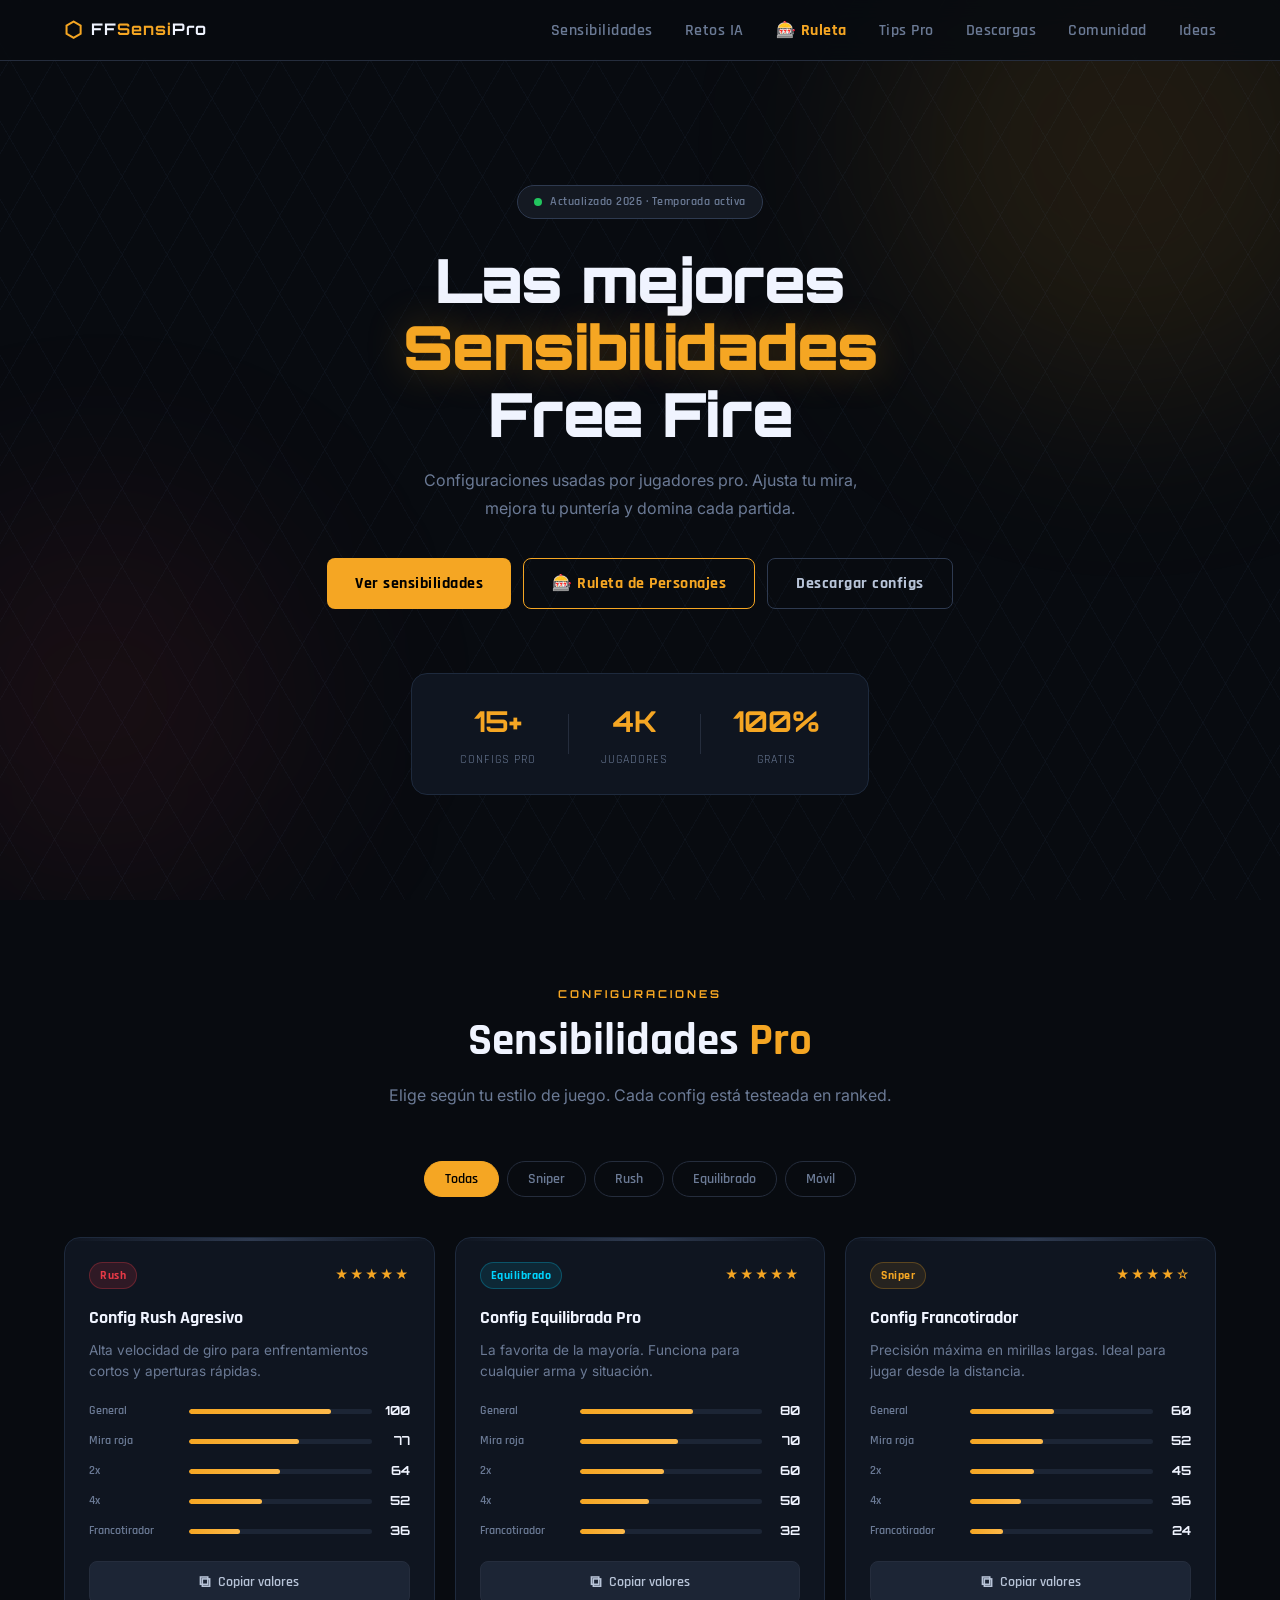
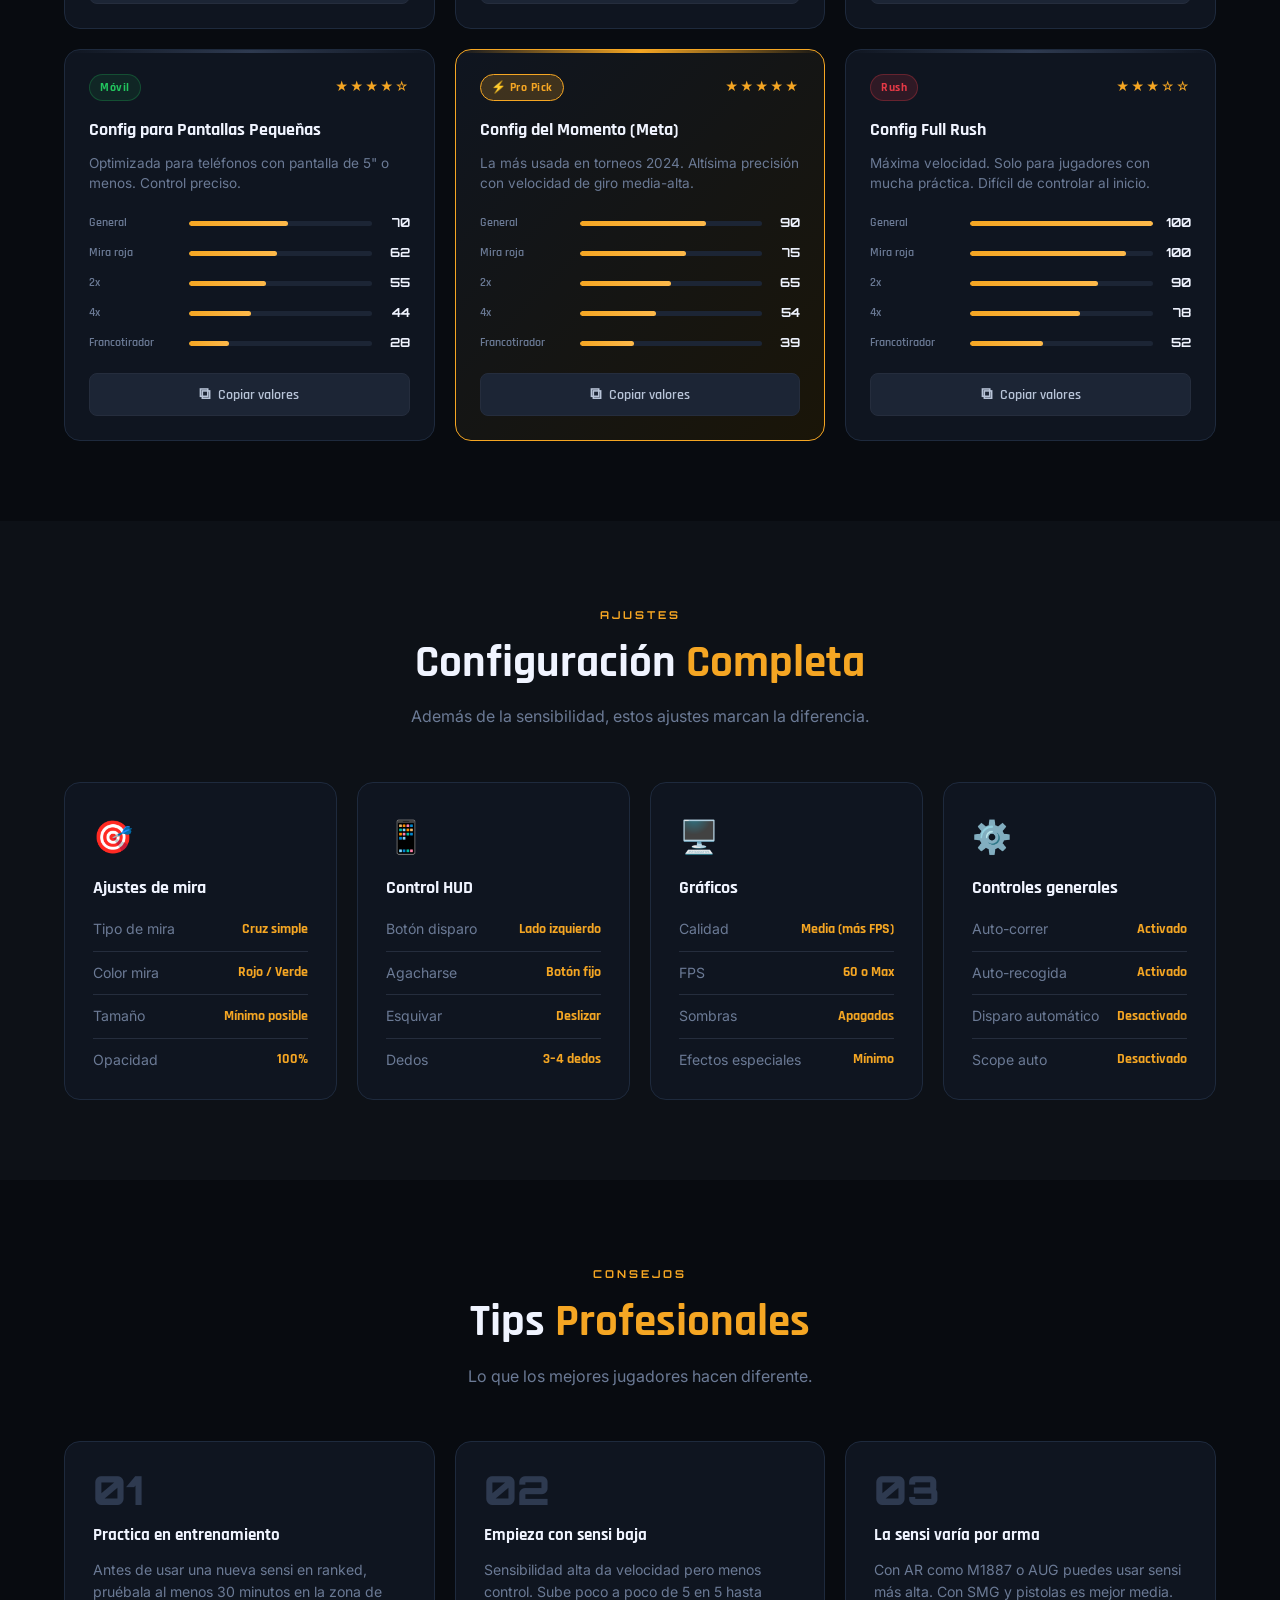
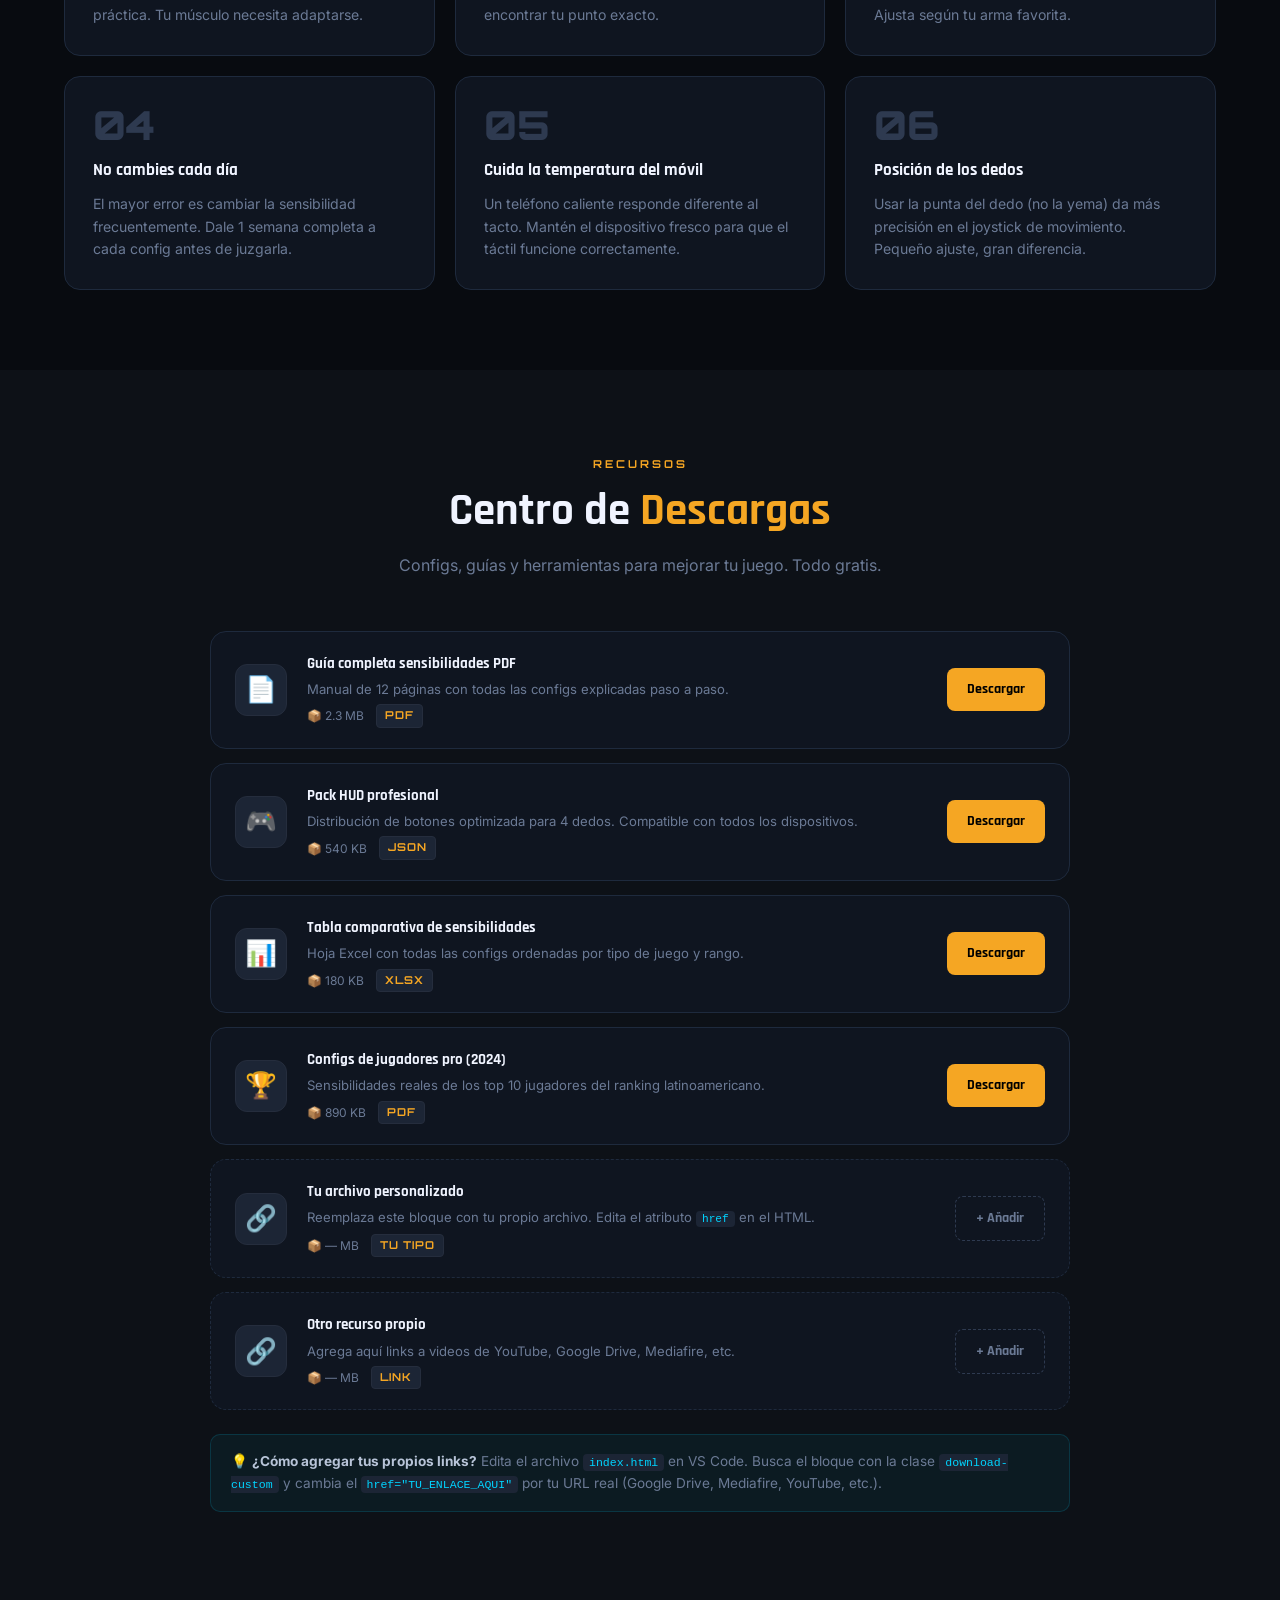
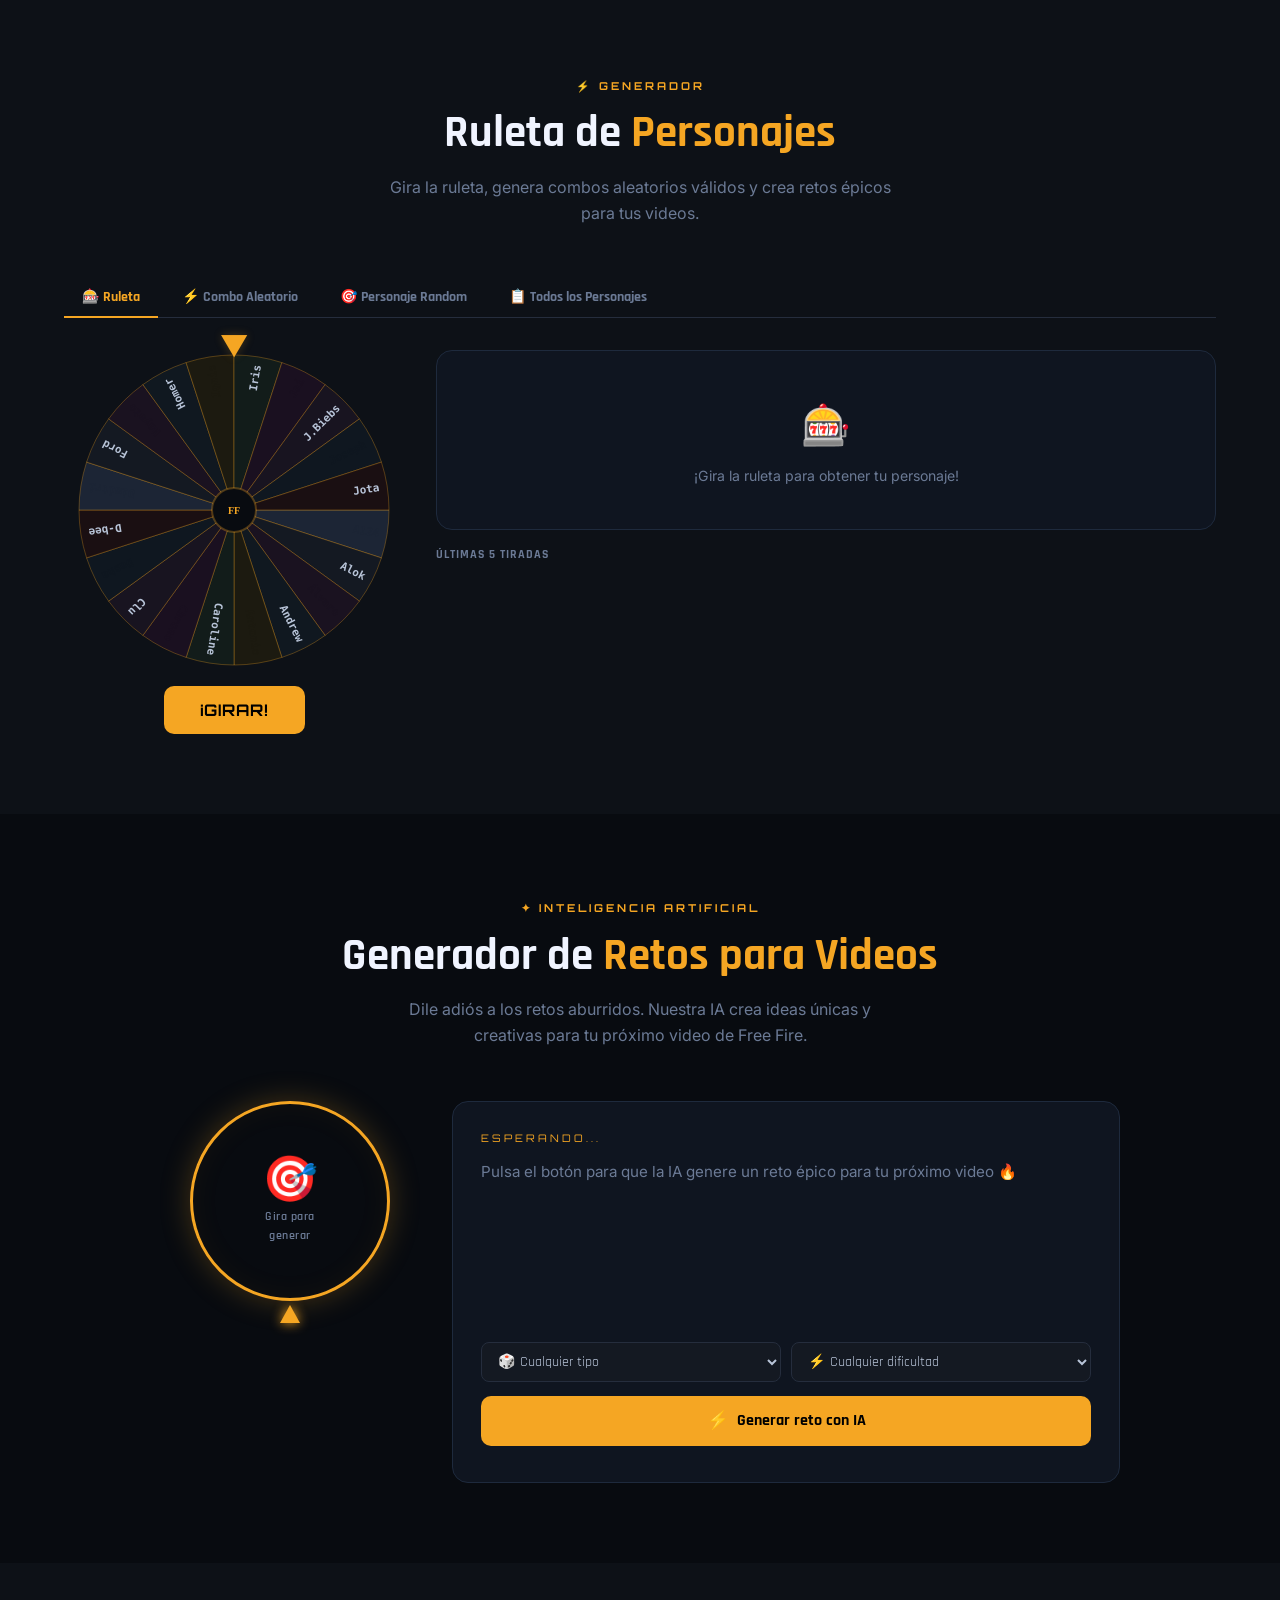
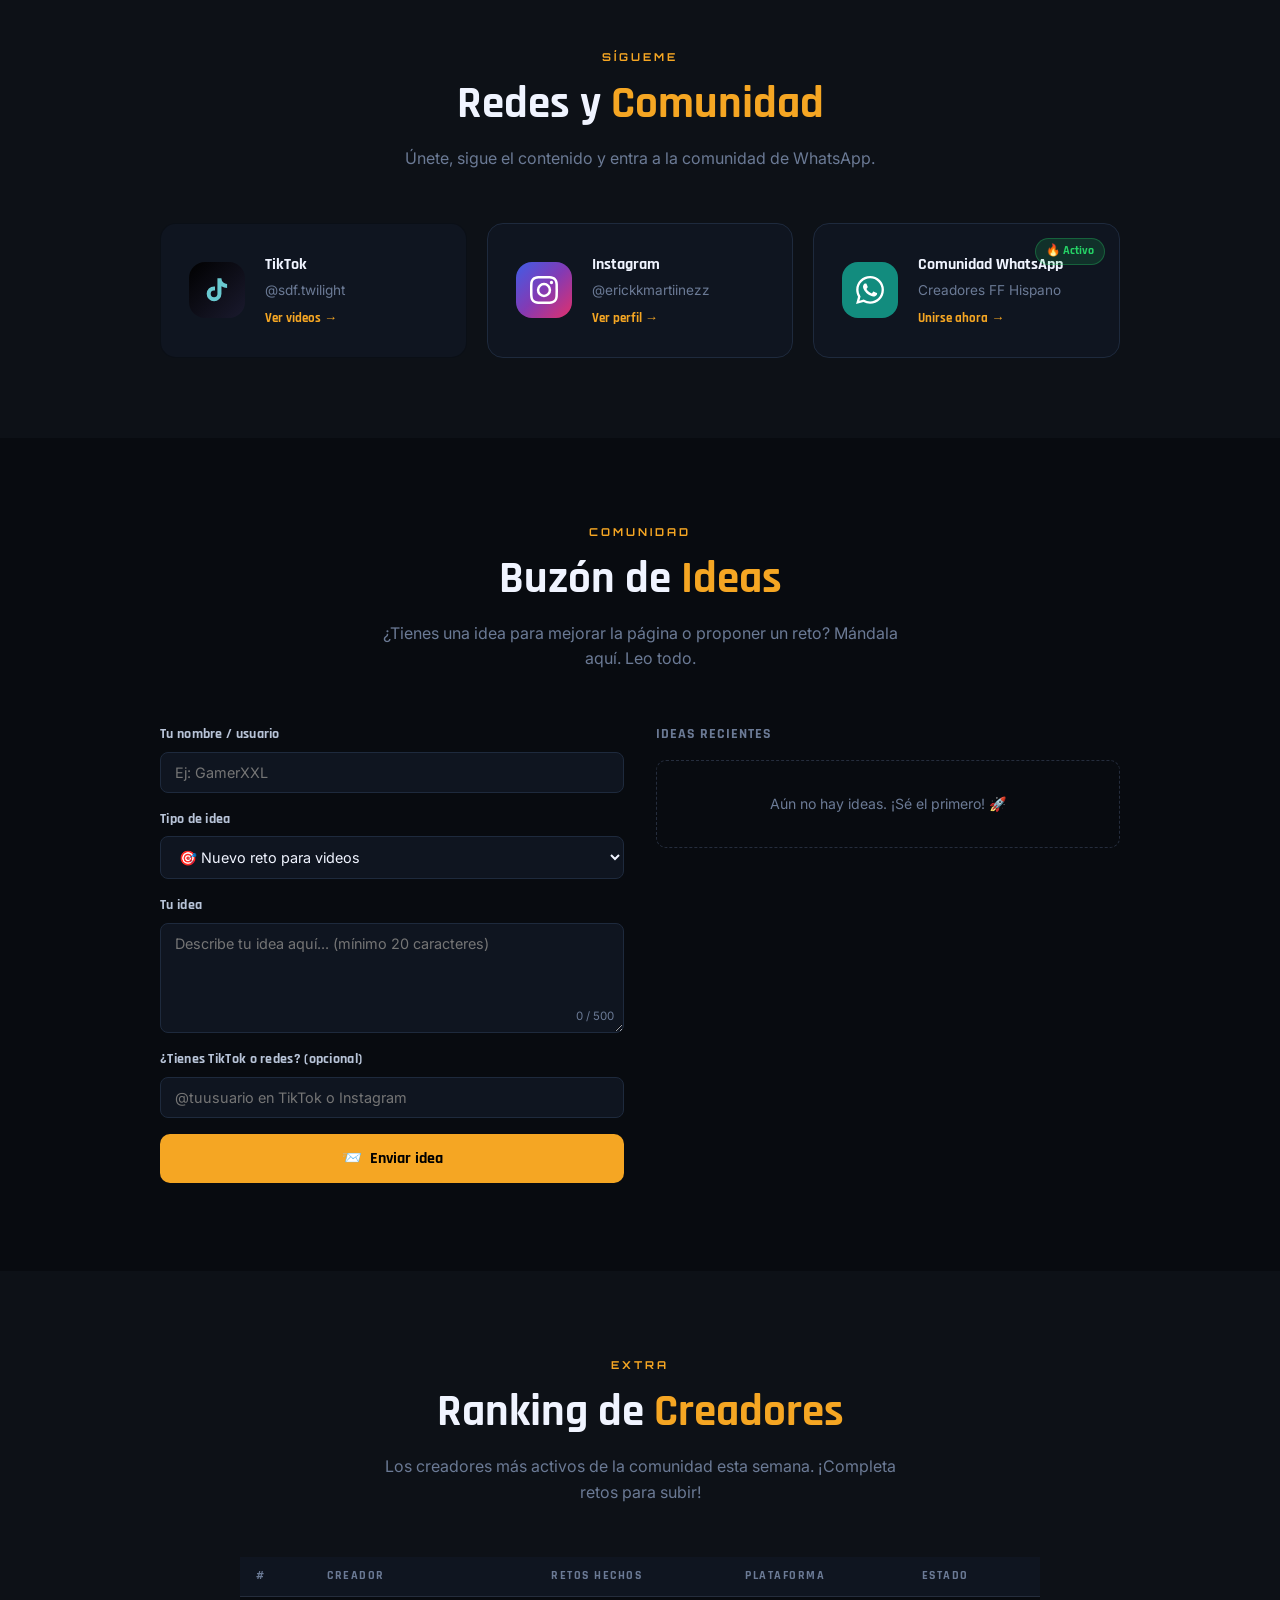
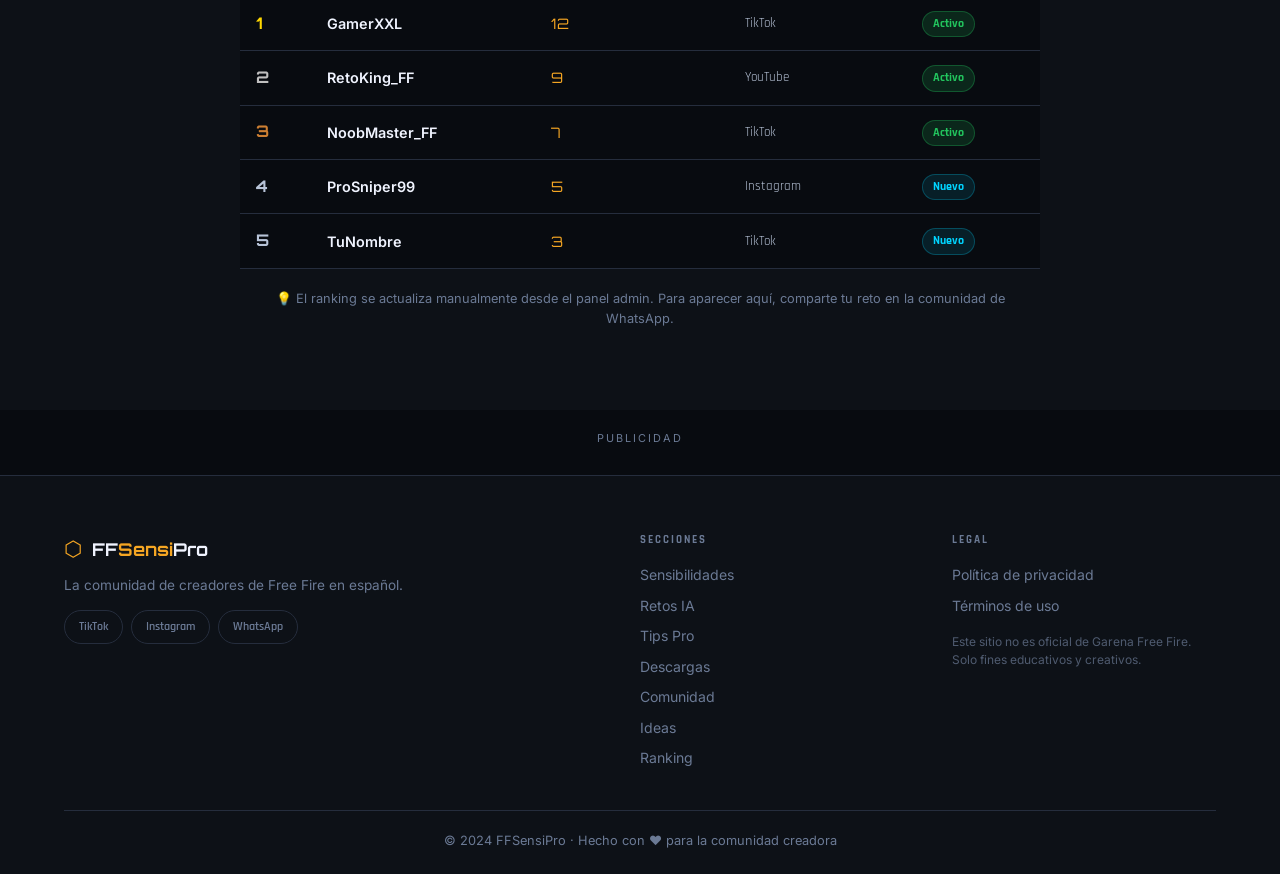
<file: index.html>
<!DOCTYPE html>
<html lang="es">
<head>
  <meta charset="UTF-8" />
  <meta name="viewport" content="width=device-width, initial-scale=1.0" />
  <meta name="description" content="La mejor pagina para creadores de Free Fire - configuraciones pro, guías y descargas" />
  <title>FF Sensi Pro — Sensibilidades Free Fire</title>
  <link rel="preconnect" href="https://fonts.googleapis.com" />
  <link rel="preconnect" href="https://fonts.gstatic.com" crossorigin />
  <link href="https://fonts.googleapis.com/css2?family=Rajdhani:wght@400;500;600;700&family=Orbitron:wght@400;700;900&family=Inter:wght@300;400;500&display=swap" rel="stylesheet" />
  <link rel="stylesheet" href="styles.css" />
  <script async src="https://pagead2.googlesyndication.com/pagead/js/adsbygoogle.js?client=ca-pub-8765538812736543"
     crossorigin="anonymous"></script>
  <style>
    /* ── NAV RULETA ── */
    .nav-link-ruleta{color:var(--accent)!important;font-weight:700!important;}
    .btn-ruleta{border-color:var(--accent)!important;color:var(--accent)!important;}
    .btn-ruleta:hover{background:var(--accent)!important;color:#000!important;}

    /* ── SECTION RULETA ── */
    .section-ruleta{background:var(--bg-1);}

    /* TABS */
    .rul-tabs{display:flex;gap:6px;flex-wrap:wrap;margin-bottom:32px;border-bottom:1px solid var(--border);padding-bottom:0;}
    .rul-tab{padding:10px 18px;font-family:var(--font-head);font-size:0.88rem;font-weight:700;color:var(--text-2);background:transparent;border:none;border-bottom:2px solid transparent;margin-bottom:-1px;cursor:pointer;transition:all .2s;}
    .rul-tab.active{color:var(--accent);border-bottom-color:var(--accent);}
    .rul-tab:hover{color:var(--text-0);}

    /* ── RULETA CANVAS ── */
    .ruleta-ff-wrap{display:grid;grid-template-columns:340px 1fr;gap:32px;align-items:start;}
    @media(max-width:768px){.ruleta-ff-wrap{grid-template-columns:1fr;}}
    .ruleta-ff-left{display:flex;flex-direction:column;align-items:center;gap:16px;}
    .ruleta-ff-outer{position:relative;width:320px;height:320px;}
    #ruletaCanvas{border-radius:50%;display:block;}
    .ruleta-ff-needle{position:absolute;top:-18px;left:50%;transform:translateX(-50%);font-size:1.8rem;color:var(--accent);text-shadow:0 0 10px var(--accent-glow);z-index:5;line-height:1;}
    .rul-spin-btn{padding:14px 36px;background:var(--accent);color:#000;border:none;border-radius:10px;font-family:var(--font-display);font-size:1rem;font-weight:700;cursor:pointer;letter-spacing:1px;transition:all .2s;}
    .rul-spin-btn:hover{background:#fdb94a;transform:scale(1.04);}
    .rul-spin-btn:disabled{opacity:.5;cursor:not-allowed;transform:none;}
    .rul-spin-sm{padding:10px 20px;font-size:0.88rem;}

    /* Resultado ruleta */
    .rul-result-box{background:var(--card-bg);border:1px solid var(--card-border);border-radius:var(--radius-lg);padding:24px;min-height:180px;display:flex;align-items:center;justify-content:center;margin-bottom:16px;transition:border-color .3s;}
    .rul-result-box.has-result{border-color:var(--accent);}
    .rul-result-empty{text-align:center;color:var(--text-2);}
    .rul-result-empty p{font-size:.88rem;margin-top:8px;}
    .rul-result-char{width:100%;}
    .rul-char-name{font-family:var(--font-display);font-size:1.4rem;font-weight:700;color:var(--text-0);margin-bottom:6px;}
    .rul-char-badge{display:inline-block;padding:3px 10px;border-radius:999px;font-size:.72rem;font-weight:700;margin-bottom:10px;}
    .rul-char-skill{font-family:var(--font-head);font-size:1rem;font-weight:700;color:var(--accent);margin-bottom:6px;}
    .rul-char-desc{font-size:.83rem;color:var(--text-2);line-height:1.5;}
    .rul-history-title{font-family:var(--font-head);font-size:.72rem;font-weight:700;color:var(--text-2);letter-spacing:1px;text-transform:uppercase;margin-bottom:8px;}
    .rul-history{display:flex;flex-direction:column;gap:6px;}
    .rul-hist-item{background:var(--card-bg);border:1px solid var(--card-border);border-radius:8px;padding:8px 12px;display:flex;align-items:center;gap:10px;font-size:.82rem;}
    .rul-hist-dot{width:8px;height:8px;border-radius:50%;background:var(--accent);flex-shrink:0;}
    .rul-hist-name{font-weight:700;color:var(--text-0);}
    .rul-hist-type{font-size:.7rem;color:var(--text-2);}

    /* ── COMBO ── */
    .combo-regla-box{background:rgba(245,166,35,.08);border:1px solid rgba(245,166,35,.2);border-radius:var(--radius);padding:12px 16px;font-size:.85rem;color:var(--text-2);line-height:1.6;margin-bottom:20px;}
    .combo-regla-box strong{color:var(--text-0);}
    .combo-regla-box em{color:var(--accent);font-style:normal;}
    .combo-filters{display:flex;gap:10px;flex-wrap:wrap;margin-bottom:24px;align-items:center;}
    .combo-result-wrap{margin-bottom:24px;}
    .combo-placeholder{text-align:center;padding:40px;background:var(--card-bg);border:1px dashed var(--border);border-radius:var(--radius-lg);color:var(--text-2);}
    .combo-placeholder p{margin-top:8px;font-size:.88rem;}
    .combo-grid{display:grid;grid-template-columns:repeat(auto-fit,minmax(200px,1fr));gap:14px;}
    .combo-slot{background:var(--card-bg);border:1px solid var(--card-border);border-radius:var(--radius-lg);padding:18px;position:relative;transition:border-color .3s;}
    .combo-slot.slot-main{border-color:var(--accent);}
    .combo-slot-label{font-family:var(--font-display);font-size:.62rem;color:var(--text-2);letter-spacing:2px;text-transform:uppercase;margin-bottom:10px;}
    .combo-slot-label.main-lbl{color:var(--accent);}
    .combo-char-name{font-family:var(--font-head);font-size:1.05rem;font-weight:700;color:var(--text-0);margin-bottom:4px;}
    .combo-skill-name{font-size:.82rem;font-weight:700;color:var(--accent);margin-bottom:4px;}
    .combo-skill-desc{font-size:.75rem;color:var(--text-2);line-height:1.4;}
    .combo-type-badge{position:absolute;top:12px;right:12px;}
    .combo-bottom{margin-top:20px;display:flex;gap:10px;flex-wrap:wrap;align-items:center;}
    .combo-sinergia{background:var(--bg-3);border:1px solid var(--border);border-radius:var(--radius);padding:12px 16px;flex:1;min-width:200px;}
    .combo-sinergia-title{font-family:var(--font-head);font-size:.72rem;font-weight:700;color:var(--text-2);letter-spacing:1px;text-transform:uppercase;margin-bottom:6px;}
    .combo-sinergia-text{font-size:.82rem;color:var(--text-1);line-height:1.5;}
    .combo-historial{}
    .combo-hist-row{background:var(--card-bg);border:1px solid var(--card-border);border-radius:8px;padding:10px 14px;margin-bottom:8px;font-size:.82rem;color:var(--text-2);display:flex;align-items:center;gap:8px;}

    /* ── RANDOM ── */
    .random-section{}
    .random-filters{display:flex;gap:10px;flex-wrap:wrap;margin-bottom:24px;align-items:center;}
    .random-result-area{}
    .random-card-big{background:var(--card-bg);border:1px solid var(--card-border);border-radius:var(--radius-lg);padding:32px;text-align:center;min-height:220px;display:flex;align-items:center;justify-content:center;margin-bottom:20px;transition:border-color .3s;}
    .random-card-big.has-char{border-color:var(--accent);text-align:left;}
    .random-placeholder{text-align:center;color:var(--text-2);}
    .random-placeholder p{margin-top:8px;font-size:.9rem;}
    .rand-char-header{display:flex;align-items:flex-start;gap:16px;margin-bottom:16px;}
    .rand-avatar{width:64px;height:64px;border-radius:50%;background:linear-gradient(135deg,var(--accent),#e63946);display:flex;align-items:center;justify-content:center;font-size:1.6rem;flex-shrink:0;}
    .rand-char-info{}
    .rand-char-name{font-family:var(--font-display);font-size:1.5rem;font-weight:700;color:var(--text-0);margin-bottom:4px;}
    .rand-char-type{font-size:.82rem;color:var(--text-2);}
    .rand-skill-block{background:var(--bg-3);border:1px solid var(--border);border-radius:var(--radius);padding:14px;margin-bottom:12px;}
    .rand-skill-name{font-family:var(--font-head);font-size:1rem;font-weight:700;color:var(--accent);margin-bottom:4px;}
    .rand-skill-desc{font-size:.85rem;color:var(--text-1);line-height:1.5;}
    .rand-reto-hint{font-size:.82rem;color:var(--text-2);font-style:italic;}
    .random-streak{}
    .streak-label{font-family:var(--font-head);font-size:.72rem;font-weight:700;color:var(--text-2);letter-spacing:1px;text-transform:uppercase;display:block;margin-bottom:8px;}
    .streak-list{display:flex;gap:8px;flex-wrap:wrap;}
    .streak-chip{background:var(--bg-3);border:1px solid var(--border);border-radius:999px;padding:4px 12px;font-size:.75rem;color:var(--text-2);}
    .streak-chip.activa{border-color:rgba(230,57,70,.4);color:#e63946;}
    .streak-chip.pasiva{border-color:rgba(34,197,94,.4);color:#22c55e;}

    /* ── TODOS ── */
    .todos-controls{display:flex;gap:10px;flex-wrap:wrap;align-items:center;margin-bottom:16px;}
    .todos-search{flex:1;min-width:180px;background:var(--card-bg);border:1px solid var(--card-border);border-radius:8px;padding:10px 14px;font-family:var(--font-body);font-size:.9rem;color:var(--text-0);outline:none;transition:border-color .2s;}
    .todos-search:focus{border-color:var(--accent);}
    .todos-pills{display:flex;gap:6px;}
    .todos-pill{padding:7px 16px;border-radius:999px;border:1px solid var(--border);font-family:var(--font-head);font-size:.82rem;font-weight:700;color:var(--text-2);background:transparent;cursor:pointer;transition:all .2s;}
    .todos-pill.active{background:var(--accent);border-color:var(--accent);color:#000;}
    .todos-stats{font-size:.8rem;color:var(--text-2);margin-bottom:14px;}
    .todos-grid{display:grid;grid-template-columns:repeat(auto-fill,minmax(260px,1fr));gap:12px;}
    .todos-card{background:var(--card-bg);border:1px solid var(--card-border);border-radius:var(--radius-lg);padding:16px;cursor:pointer;transition:all .2s;}
    .todos-card:hover{border-color:var(--border-bright);transform:translateY(-2px);}
    .todos-card-header{display:flex;justify-content:space-between;align-items:center;margin-bottom:8px;}
    .todos-card-name{font-family:var(--font-head);font-size:.95rem;font-weight:700;color:var(--text-0);}
    .todos-card-skill{font-size:.78rem;color:var(--accent);font-weight:700;margin-bottom:4px;}
    .todos-card-desc{font-size:.75rem;color:var(--text-2);line-height:1.4;}
    .todos-card-cat{font-size:.68rem;color:var(--text-2);margin-top:6px;}

    /* Badge tipos */
    .badge-activa{background:rgba(230,57,70,.15);color:#e63946;border:1px solid rgba(230,57,70,.3);padding:2px 8px;border-radius:999px;font-size:.68rem;font-weight:700;}
    .badge-pasiva{background:rgba(34,197,94,.12);color:#22c55e;border:1px solid rgba(34,197,94,.3);padding:2px 8px;border-radius:999px;font-size:.68rem;font-weight:700;}
    .badge-ninguna{background:var(--bg-3);color:var(--text-2);border:1px solid var(--border);padding:2px 8px;border-radius:999px;font-size:.68rem;font-weight:700;}

    /* anim entrada resultado */
    @keyframes popIn{from{transform:scale(.9);opacity:0}to{transform:scale(1);opacity:1}}
    .pop-in{animation:popIn .35s cubic-bezier(.17,.67,.35,1.3) both;}
  </style>
</head>
<body>

  <!-- ── NAVBAR ── -->
  <nav class="navbar" id="navbar">
    <div class="nav-inner">
      <a href="#" class="nav-logo">
        <span class="logo-icon">⬡</span>
        <span>FF<em>Sensi</em>Pro</span>
      </a>
      <ul class="nav-links" id="navLinks">
        <li><a href="#sensibilidades">Sensibilidades</a></li>
        <li><a href="#retos-ia">Retos IA</a></li>
        <li><a href="#ruleta-personajes" class="nav-link-ruleta">🎰 Ruleta</a></li>
        <li><a href="#tips">Tips Pro</a></li>
        <li><a href="#descargas">Descargas</a></li>
        <li><a href="#comunidad">Comunidad</a></li>
        <li><a href="#foro">Ideas</a></li>
      </ul>
      <button class="hamburger" id="hamburger" aria-label="Menú">
        <span></span><span></span><span></span>
      </button>
    </div>
  </nav>

  <!-- ── HERO ── -->
  <header class="hero">
    <div class="hero-bg">
      <div class="hex-grid"></div>
      <div class="glow glow-1"></div>
      <div class="glow glow-2"></div>
    </div>
    <div class="hero-content">
      <div class="hero-badge">
        <span class="pulse-dot"></span>
        Actualizado 2026 · Temporada activa
      </div>
      <h1 class="hero-title">
        Las mejores<br/>
        <span class="hero-accent">Sensibilidades</span><br/>
        Free Fire
      </h1>
      <p class="hero-sub">
        Configuraciones usadas por jugadores pro. Ajusta tu mira,<br/>
        mejora tu puntería y domina cada partida.
      </p>
      <div class="hero-btns">
        <a href="#sensibilidades" class="btn btn-primary">Ver sensibilidades</a>
        <a href="#ruleta-personajes" class="btn btn-ghost btn-ruleta">🎰 Ruleta de Personajes</a>
        <a href="#descargas" class="btn btn-ghost">Descargar configs</a>
      </div>
    </div>
    <div class="hero-stats">
      <div class="stat-item">
        <span class="stat-num">15+</span>
        <span class="stat-label">Configs Pro</span>
      </div>
      <div class="stat-divider"></div>
      <div class="stat-item">
        <span class="stat-num">4K</span>
        <span class="stat-label">Jugadores</span>
      </div>
      <div class="stat-divider"></div>
      <div class="stat-item">
        <span class="stat-num">100%</span>
        <span class="stat-label">Gratis</span>
      </div>
    </div>
  </header>

  <!-- ── SECCIÓN: SENSIBILIDADES ── -->
  <section id="sensibilidades" class="section">
    <div class="container">
      <div class="section-header">
        <span class="section-tag">Configuraciones</span>
        <h2 class="section-title">Sensibilidades <span class="accent">Pro</span></h2>
        <p class="section-desc">Elige según tu estilo de juego. Cada config está testeada en ranked.</p>
      </div>

      <!-- Filtros -->
      <div class="filter-row">
        <button class="filter-btn active" data-filter="all">Todas</button>
        <button class="filter-btn" data-filter="sniper">Sniper</button>
        <button class="filter-btn" data-filter="rushero">Rush</button>
        <button class="filter-btn" data-filter="equilibrado">Equilibrado</button>
        <button class="filter-btn" data-filter="movil">Móvil</button>
      </div>

      <!-- Cards de sensibilidades -->
      <div class="sensi-grid" id="sensiGrid">

        <!-- Card 1 -->
        <div class="sensi-card" data-cat="rushero">
          <div class="card-header">
            <div class="card-badge badge-red">Rush</div>
            <div class="card-rank">
              <span>★★★★★</span>
            </div>
          </div>
          <h3 class="card-title">Config Rush Agresivo</h3>
          <p class="card-desc">Alta velocidad de giro para enfrentamientos cortos y aperturas rápidas.</p>
          <div class="sensi-values">
            <div class="val-row">
              <span class="val-label">General</span>
              <div class="val-bar"><div class="val-fill" style="--pct:78%"></div></div>
              <span class="val-num">100</span>
            </div>
            <div class="val-row">
              <span class="val-label">Mira roja</span>
              <div class="val-bar"><div class="val-fill" style="--pct:60%"></div></div>
              <span class="val-num">77</span>
            </div>
            <div class="val-row">
              <span class="val-label">2x</span>
              <div class="val-bar"><div class="val-fill" style="--pct:50%"></div></div>
              <span class="val-num">64</span>
            </div>
            <div class="val-row">
              <span class="val-label">4x</span>
              <div class="val-bar"><div class="val-fill" style="--pct:40%"></div></div>
              <span class="val-num">52</span>
            </div>
            <div class="val-row">
              <span class="val-label">Francotirador</span>
              <div class="val-bar"><div class="val-fill" style="--pct:28%"></div></div>
              <span class="val-num">36</span>
            </div>
          </div>
          <button class="copy-btn" onclick="copySensi(this, '100,77,64,52,36')">
            <span class="copy-icon">⧉</span> Copiar valores
          </button>
        </div>

        <!-- Card 2 -->
        <div class="sensi-card" data-cat="equilibrado">
          <div class="card-header">
            <div class="card-badge badge-blue">Equilibrado</div>
            <div class="card-rank"><span>★★★★★</span></div>
          </div>
          <h3 class="card-title">Config Equilibrada Pro</h3>
          <p class="card-desc">La favorita de la mayoría. Funciona para cualquier arma y situación.</p>
          <div class="sensi-values">
            <div class="val-row">
              <span class="val-label">General</span>
              <div class="val-bar"><div class="val-fill" style="--pct:62%"></div></div>
              <span class="val-num">80</span>
            </div>
            <div class="val-row">
              <span class="val-label">Mira roja</span>
              <div class="val-bar"><div class="val-fill" style="--pct:54%"></div></div>
              <span class="val-num">70</span>
            </div>
            <div class="val-row">
              <span class="val-label">2x</span>
              <div class="val-bar"><div class="val-fill" style="--pct:46%"></div></div>
              <span class="val-num">60</span>
            </div>
            <div class="val-row">
              <span class="val-label">4x</span>
              <div class="val-bar"><div class="val-fill" style="--pct:38%"></div></div>
              <span class="val-num">50</span>
            </div>
            <div class="val-row">
              <span class="val-label">Francotirador</span>
              <div class="val-bar"><div class="val-fill" style="--pct:25%"></div></div>
              <span class="val-num">32</span>
            </div>
          </div>
          <button class="copy-btn" onclick="copySensi(this, '80,70,60,50,32')">
            <span class="copy-icon">⧉</span> Copiar valores
          </button>
        </div>

        <!-- Card 3 -->
        <div class="sensi-card" data-cat="sniper">
          <div class="card-header">
            <div class="card-badge badge-orange">Sniper</div>
            <div class="card-rank"><span>★★★★☆</span></div>
          </div>
          <h3 class="card-title">Config Francotirador</h3>
          <p class="card-desc">Precisión máxima en mirillas largas. Ideal para jugar desde la distancia.</p>
          <div class="sensi-values">
            <div class="val-row">
              <span class="val-label">General</span>
              <div class="val-bar"><div class="val-fill" style="--pct:46%"></div></div>
              <span class="val-num">60</span>
            </div>
            <div class="val-row">
              <span class="val-label">Mira roja</span>
              <div class="val-bar"><div class="val-fill" style="--pct:40%"></div></div>
              <span class="val-num">52</span>
            </div>
            <div class="val-row">
              <span class="val-label">2x</span>
              <div class="val-bar"><div class="val-fill" style="--pct:35%"></div></div>
              <span class="val-num">45</span>
            </div>
            <div class="val-row">
              <span class="val-label">4x</span>
              <div class="val-bar"><div class="val-fill" style="--pct:28%"></div></div>
              <span class="val-num">36</span>
            </div>
            <div class="val-row">
              <span class="val-label">Francotirador</span>
              <div class="val-bar"><div class="val-fill" style="--pct:18%"></div></div>
              <span class="val-num">24</span>
            </div>
          </div>
          <button class="copy-btn" onclick="copySensi(this, '60,52,45,36,24')">
            <span class="copy-icon">⧉</span> Copiar valores
          </button>
        </div>

        <!-- Card 4 -->
        <div class="sensi-card" data-cat="movil">
          <div class="card-header">
            <div class="card-badge badge-green">Móvil</div>
            <div class="card-rank"><span>★★★★☆</span></div>
          </div>
          <h3 class="card-title">Config para Pantallas Pequeñas</h3>
          <p class="card-desc">Optimizada para teléfonos con pantalla de 5" o menos. Control preciso.</p>
          <div class="sensi-values">
            <div class="val-row">
              <span class="val-label">General</span>
              <div class="val-bar"><div class="val-fill" style="--pct:54%"></div></div>
              <span class="val-num">70</span>
            </div>
            <div class="val-row">
              <span class="val-label">Mira roja</span>
              <div class="val-bar"><div class="val-fill" style="--pct:48%"></div></div>
              <span class="val-num">62</span>
            </div>
            <div class="val-row">
              <span class="val-label">2x</span>
              <div class="val-bar"><div class="val-fill" style="--pct:42%"></div></div>
              <span class="val-num">55</span>
            </div>
            <div class="val-row">
              <span class="val-label">4x</span>
              <div class="val-bar"><div class="val-fill" style="--pct:34%"></div></div>
              <span class="val-num">44</span>
            </div>
            <div class="val-row">
              <span class="val-label">Francotirador</span>
              <div class="val-bar"><div class="val-fill" style="--pct:22%"></div></div>
              <span class="val-num">28</span>
            </div>
          </div>
          <button class="copy-btn" onclick="copySensi(this, '70,62,55,44,28')">
            <span class="copy-icon">⧉</span> Copiar valores
          </button>
        </div>

        <!-- Card 5 -->
        <div class="sensi-card featured" data-cat="equilibrado rushero">
          <div class="card-header">
            <div class="card-badge badge-yellow">⚡ Pro Pick</div>
            <div class="card-rank"><span>★★★★★</span></div>
          </div>
          <h3 class="card-title">Config del Momento (Meta)</h3>
          <p class="card-desc">La más usada en torneos 2024. Altísima precisión con velocidad de giro media-alta.</p>
          <div class="sensi-values">
            <div class="val-row">
              <span class="val-label">General</span>
              <div class="val-bar"><div class="val-fill" style="--pct:69%"></div></div>
              <span class="val-num">90</span>
            </div>
            <div class="val-row">
              <span class="val-label">Mira roja</span>
              <div class="val-bar"><div class="val-fill" style="--pct:58%"></div></div>
              <span class="val-num">75</span>
            </div>
            <div class="val-row">
              <span class="val-label">2x</span>
              <div class="val-bar"><div class="val-fill" style="--pct:50%"></div></div>
              <span class="val-num">65</span>
            </div>
            <div class="val-row">
              <span class="val-label">4x</span>
              <div class="val-bar"><div class="val-fill" style="--pct:42%"></div></div>
              <span class="val-num">54</span>
            </div>
            <div class="val-row">
              <span class="val-label">Francotirador</span>
              <div class="val-bar"><div class="val-fill" style="--pct:30%"></div></div>
              <span class="val-num">39</span>
            </div>
          </div>
          <button class="copy-btn" onclick="copySensi(this, '90,75,65,54,39')">
            <span class="copy-icon">⧉</span> Copiar valores
          </button>
        </div>

        <!-- Card 6 -->
        <div class="sensi-card" data-cat="rushero">
          <div class="card-header">
            <div class="card-badge badge-red">Rush</div>
            <div class="card-rank"><span>★★★☆☆</span></div>
          </div>
          <h3 class="card-title">Config Full Rush</h3>
          <p class="card-desc">Máxima velocidad. Solo para jugadores con mucha práctica. Difícil de controlar al inicio.</p>
          <div class="sensi-values">
            <div class="val-row">
              <span class="val-label">General</span>
              <div class="val-bar"><div class="val-fill" style="--pct:100%"></div></div>
              <span class="val-num">100</span>
            </div>
            <div class="val-row">
              <span class="val-label">Mira roja</span>
              <div class="val-bar"><div class="val-fill" style="--pct:85%"></div></div>
              <span class="val-num">100</span>
            </div>
            <div class="val-row">
              <span class="val-label">2x</span>
              <div class="val-bar"><div class="val-fill" style="--pct:70%"></div></div>
              <span class="val-num">90</span>
            </div>
            <div class="val-row">
              <span class="val-label">4x</span>
              <div class="val-bar"><div class="val-fill" style="--pct:60%"></div></div>
              <span class="val-num">78</span>
            </div>
            <div class="val-row">
              <span class="val-label">Francotirador</span>
              <div class="val-bar"><div class="val-fill" style="--pct:40%"></div></div>
              <span class="val-num">52</span>
            </div>
          </div>
          <button class="copy-btn" onclick="copySensi(this, '100,100,90,78,52')">
            <span class="copy-icon">⧉</span> Copiar valores
          </button>
        </div>

      </div><!-- /sensi-grid -->
    </div>
  </section>

  <!-- ── SECCIÓN: CONFIGURACIÓN VISUAL ── -->
  <section id="configuracion" class="section section-dark">
    <div class="container">
      <div class="section-header">
        <span class="section-tag">Ajustes</span>
        <h2 class="section-title">Configuración <span class="accent">Completa</span></h2>
        <p class="section-desc">Además de la sensibilidad, estos ajustes marcan la diferencia.</p>
      </div>

      <div class="config-grid">

        <div class="config-block">
          <div class="config-icon">🎯</div>
          <h3>Ajustes de mira</h3>
          <ul class="config-list">
            <li><span class="cfg-key">Tipo de mira</span><span class="cfg-val">Cruz simple</span></li>
            <li><span class="cfg-key">Color mira</span><span class="cfg-val">Rojo / Verde</span></li>
            <li><span class="cfg-key">Tamaño</span><span class="cfg-val">Mínimo posible</span></li>
            <li><span class="cfg-key">Opacidad</span><span class="cfg-val">100%</span></li>
          </ul>
        </div>

        <div class="config-block">
          <div class="config-icon">📱</div>
          <h3>Control HUD</h3>
          <ul class="config-list">
            <li><span class="cfg-key">Botón disparo</span><span class="cfg-val">Lado izquierdo</span></li>
            <li><span class="cfg-key">Agacharse</span><span class="cfg-val">Botón fijo</span></li>
            <li><span class="cfg-key">Esquivar</span><span class="cfg-val">Deslizar</span></li>
            <li><span class="cfg-key">Dedos</span><span class="cfg-val">3–4 dedos</span></li>
          </ul>
        </div>

        <div class="config-block">
          <div class="config-icon">🖥️</div>
          <h3>Gráficos</h3>
          <ul class="config-list">
            <li><span class="cfg-key">Calidad</span><span class="cfg-val">Media (más FPS)</span></li>
            <li><span class="cfg-key">FPS</span><span class="cfg-val">60 o Max</span></li>
            <li><span class="cfg-key">Sombras</span><span class="cfg-val">Apagadas</span></li>
            <li><span class="cfg-key">Efectos especiales</span><span class="cfg-val">Mínimo</span></li>
          </ul>
        </div>

        <div class="config-block">
          <div class="config-icon">⚙️</div>
          <h3>Controles generales</h3>
          <ul class="config-list">
            <li><span class="cfg-key">Auto-correr</span><span class="cfg-val">Activado</span></li>
            <li><span class="cfg-key">Auto-recogida</span><span class="cfg-val">Activado</span></li>
            <li><span class="cfg-key">Disparo automático</span><span class="cfg-val">Desactivado</span></li>
            <li><span class="cfg-key">Scope auto</span><span class="cfg-val">Desactivado</span></li>
          </ul>
        </div>

      </div>
    </div>
  </section>

  <!-- ── SECCIÓN: TIPS PRO ── -->
  <section id="tips" class="section">
    <div class="container">
      <div class="section-header">
        <span class="section-tag">Consejos</span>
        <h2 class="section-title">Tips <span class="accent">Profesionales</span></h2>
        <p class="section-desc">Lo que los mejores jugadores hacen diferente.</p>
      </div>

      <div class="tips-grid">
        <div class="tip-card">
          <div class="tip-num">01</div>
          <h4>Practica en entrenamiento</h4>
          <p>Antes de usar una nueva sensi en ranked, pruébala al menos 30 minutos en la zona de práctica. Tu músculo necesita adaptarse.</p>
        </div>
        <div class="tip-card">
          <div class="tip-num">02</div>
          <h4>Empieza con sensi baja</h4>
          <p>Sensibilidad alta da velocidad pero menos control. Sube poco a poco de 5 en 5 hasta encontrar tu punto exacto.</p>
        </div>
        <div class="tip-card">
          <div class="tip-num">03</div>
          <h4>La sensi varía por arma</h4>
          <p>Con AR como M1887 o AUG puedes usar sensi más alta. Con SMG y pistolas es mejor media. Ajusta según tu arma favorita.</p>
        </div>
        <div class="tip-card">
          <div class="tip-num">04</div>
          <h4>No cambies cada día</h4>
          <p>El mayor error es cambiar la sensibilidad frecuentemente. Dale 1 semana completa a cada config antes de juzgarla.</p>
        </div>
        <div class="tip-card">
          <div class="tip-num">05</div>
          <h4>Cuida la temperatura del móvil</h4>
          <p>Un teléfono caliente responde diferente al tacto. Mantén el dispositivo fresco para que el táctil funcione correctamente.</p>
        </div>
        <div class="tip-card">
          <div class="tip-num">06</div>
          <h4>Posición de los dedos</h4>
          <p>Usar la punta del dedo (no la yema) da más precisión en el joystick de movimiento. Pequeño ajuste, gran diferencia.</p>
        </div>
      </div>
    </div>
  </section>

  <!-- ── SECCIÓN: DESCARGAS ── -->
  <section id="descargas" class="section section-dark">
    <div class="container">
      <div class="section-header">
        <span class="section-tag">Recursos</span>
        <h2 class="section-title">Centro de <span class="accent">Descargas</span></h2>
        <p class="section-desc">Configs, guías y herramientas para mejorar tu juego. Todo gratis.</p>
      </div>

      <div class="download-grid">

        <!-- Descarga 1 -->
        <div class="download-card">
          <div class="dl-icon-wrap">
            <div class="dl-icon">📄</div>
          </div>
          <div class="dl-info">
            <h4 class="dl-title">Guía completa sensibilidades PDF</h4>
            <p class="dl-desc">Manual de 12 páginas con todas las configs explicadas paso a paso.</p>
            <div class="dl-meta">
              <span class="dl-size">📦 2.3 MB</span>
              <span class="dl-type">PDF</span>
            </div>
          </div>
          <a href="#" class="dl-btn" onclick="showDownloadMsg(event)">Descargar</a>
        </div>

        <!-- Descarga 2 -->
        <div class="download-card">
          <div class="dl-icon-wrap">
            <div class="dl-icon">🎮</div>
          </div>
          <div class="dl-info">
            <h4 class="dl-title">Pack HUD profesional</h4>
            <p class="dl-desc">Distribución de botones optimizada para 4 dedos. Compatible con todos los dispositivos.</p>
            <div class="dl-meta">
              <span class="dl-size">📦 540 KB</span>
              <span class="dl-type">JSON</span>
            </div>
          </div>
          <a href="#" class="dl-btn" onclick="showDownloadMsg(event)">Descargar</a>
        </div>

        <!-- Descarga 3 -->
        <div class="download-card">
          <div class="dl-icon-wrap">
            <div class="dl-icon">📊</div>
          </div>
          <div class="dl-info">
            <h4 class="dl-title">Tabla comparativa de sensibilidades</h4>
            <p class="dl-desc">Hoja Excel con todas las configs ordenadas por tipo de juego y rango.</p>
            <div class="dl-meta">
              <span class="dl-size">📦 180 KB</span>
              <span class="dl-type">XLSX</span>
            </div>
          </div>
          <a href="#" class="dl-btn" onclick="showDownloadMsg(event)">Descargar</a>
        </div>

        <!-- Descarga 4 -->
        <div class="download-card">
          <div class="dl-icon-wrap">
            <div class="dl-icon">🏆</div>
          </div>
          <div class="dl-info">
            <h4 class="dl-title">Configs de jugadores pro (2024)</h4>
            <p class="dl-desc">Sensibilidades reales de los top 10 jugadores del ranking latinoamericano.</p>
            <div class="dl-meta">
              <span class="dl-size">📦 890 KB</span>
              <span class="dl-type">PDF</span>
            </div>
          </div>
          <a href="#" class="dl-btn" onclick="showDownloadMsg(event)">Descargar</a>
        </div>

        <!-- Descarga 5 — AGREGA TUS PROPIOS LINKS AQUÍ -->
        <div class="download-card download-custom">
          <div class="dl-icon-wrap">
            <div class="dl-icon">🔗</div>
          </div>
          <div class="dl-info">
            <h4 class="dl-title">Tu archivo personalizado</h4>
            <p class="dl-desc">Reemplaza este bloque con tu propio archivo. Edita el atributo <code>href</code> en el HTML.</p>
            <div class="dl-meta">
              <span class="dl-size">📦 — MB</span>
              <span class="dl-type">TU TIPO</span>
            </div>
          </div>
          <a href="TU_ENLACE_AQUI" class="dl-btn dl-btn-custom">+ Añadir</a>
        </div>

        <!-- Descarga 6 — OTRO LINK PERSONALIZADO -->
        <div class="download-card download-custom">
          <div class="dl-icon-wrap">
            <div class="dl-icon">🔗</div>
          </div>
          <div class="dl-info">
            <h4 class="dl-title">Otro recurso propio</h4>
            <p class="dl-desc">Agrega aquí links a videos de YouTube, Google Drive, Mediafire, etc.</p>
            <div class="dl-meta">
              <span class="dl-size">📦 — MB</span>
              <span class="dl-type">LINK</span>
            </div>
          </div>
          <a href="TU_ENLACE_AQUI" class="dl-btn dl-btn-custom">+ Añadir</a>
        </div>

      </div><!-- /download-grid -->

      <!-- Aviso cómo agregar links -->
      <div class="add-link-hint">
        <p>💡 <strong>¿Cómo agregar tus propios links?</strong> Edita el archivo <code>index.html</code> en VS Code. Busca el bloque con la clase <code>download-custom</code> y cambia el <code>href="TU_ENLACE_AQUI"</code> por tu URL real (Google Drive, Mediafire, YouTube, etc.).</p>
      </div>

    </div>
  </section>

  <!-- ══════════════════════════════════════════════
       RULETA DE PERSONAJES FREE FIRE
  ══════════════════════════════════════════════ -->
  <section id="ruleta-personajes" class="section section-ruleta">
    <div class="container">
      <div class="section-header">
        <span class="section-tag">⚡ Generador</span>
        <h2 class="section-title">Ruleta de <span class="accent">Personajes</span></h2>
        <p class="section-desc">Gira la ruleta, genera combos aleatorios válidos y crea retos épicos para tus videos.</p>
      </div>

      <!-- TABS MODOS -->
      <div class="rul-tabs">
        <button class="rul-tab active" data-tab="0" onclick="switchRulTab(0)">🎰 Ruleta</button>
        <button class="rul-tab" data-tab="1" onclick="switchRulTab(1)">⚡ Combo Aleatorio</button>
        <button class="rul-tab" data-tab="2" onclick="switchRulTab(2)">🎯 Personaje Random</button>
        <button class="rul-tab" data-tab="3" onclick="switchRulTab(3)">📋 Todos los Personajes</button>
      </div>

      <!-- ── TAB 0: RULETA VISUAL ── -->
      <div class="rul-panel" id="rp0">
        <div class="ruleta-ff-wrap">
          <div class="ruleta-ff-left">
            <div class="ruleta-ff-outer" id="ruletaFFOuter">
              <canvas id="ruletaCanvas" width="320" height="320"></canvas>
              <div class="ruleta-ff-needle">▼</div>
            </div>
            <button class="rul-spin-btn" id="ruletaSpinBtn" onclick="girarRuleta()">
              <span id="ruletaSpinTxt">¡GIRAR!</span>
            </button>
          </div>
          <div class="ruleta-ff-right">
            <div class="rul-result-box" id="ruletaResultBox">
              <div class="rul-result-empty">
                <span style="font-size:2.5rem">🎰</span>
                <p>¡Gira la ruleta para obtener tu personaje!</p>
              </div>
            </div>
            <div class="rul-history-title">Últimas 5 tiradas</div>
            <div class="rul-history" id="ruletaHistory"></div>
          </div>
        </div>
      </div>

      <!-- ── TAB 1: COMBO ALEATORIO ── -->
      <div class="rul-panel" id="rp1" style="display:none">
        <div class="combo-section">
          <p class="combo-regla-box">
            <strong>Regla del juego:</strong> Un combo válido de 4 habilidades puede tener máximo <em>1 habilidad activa</em> en el slot de personaje principal. Los otros 3 slots son habilidades de otros personajes. No pueden existir 2 pasivas del mismo personaje. El generador respeta estas reglas automáticamente.
          </p>

          <div class="combo-filters">
            <select class="reto-select" id="comboEstilo">
              <option value="cualquiera">🎲 Cualquier estilo</option>
              <option value="rush">🔥 Rush / Agresivo</option>
              <option value="defensa">🛡️ Defensa / Supervivencia</option>
              <option value="soporte">💚 Soporte</option>
              <option value="sniper">🎯 Sniper / Distancia</option>
              <option value="sigilo">👁️ Sigilo</option>
            </select>
            <button class="rul-spin-btn rul-spin-sm" onclick="generarCombo()">⚡ Generar Combo</button>
          </div>

          <div id="comboResult" class="combo-result-wrap">
            <div class="combo-placeholder">
              <span style="font-size:2rem">⚡</span>
              <p>Pulsa el botón para generar un combo válido</p>
            </div>
          </div>

          <div class="combo-historial" id="comboHistorial" style="display:none">
            <h4 style="font-family:var(--font-head);font-size:0.82rem;color:var(--text-2);letter-spacing:1px;text-transform:uppercase;margin-bottom:10px">Combos generados</h4>
            <div id="comboHistList"></div>
          </div>
        </div>
      </div>

      <!-- ── TAB 2: PERSONAJE RANDOM ── -->
      <div class="rul-panel" id="rp2" style="display:none">
        <div class="random-section">
          <div class="random-filters">
            <select class="reto-select" id="randomTipoFiltro">
              <option value="todos">🎲 Todos los personajes</option>
              <option value="A">⚡ Solo activos</option>
              <option value="P">🟢 Solo pasivos</option>
              <option value="Ataque">🔥 Categoría: Ataque</option>
              <option value="Soporte">💚 Categoría: Soporte</option>
              <option value="Defensa">🛡️ Categoría: Defensa</option>
              <option value="Movimiento">💨 Categoría: Movimiento</option>
              <option value="Sigilo">👁️ Categoría: Sigilo</option>
              <option value="Control">🌀 Categoría: Control</option>
            </select>
            <button class="rul-spin-btn rul-spin-sm" onclick="randomPersonaje()">🎲 Personaje Random</button>
          </div>

          <div class="random-result-area">
            <div class="random-card-big" id="randomCardBig">
              <div class="random-placeholder">
                <span style="font-size:3rem">🎲</span>
                <p>Pulsa el botón para obtener un personaje aleatorio</p>
              </div>
            </div>
            <div class="random-streak" id="randomStreak" style="display:none">
              <span class="streak-label">Personajes sorteados esta sesión:</span>
              <div class="streak-list" id="streakList"></div>
            </div>
          </div>
        </div>
      </div>

      <!-- ── TAB 3: TODOS LOS PERSONAJES ── -->
      <div class="rul-panel" id="rp3" style="display:none">
        <div class="todos-section">
          <div class="todos-controls">
            <input type="search" class="todos-search" id="todosSearch" placeholder="Buscar personaje o habilidad..." oninput="filtrarTodos()">
            <div class="todos-pills">
              <button class="todos-pill active" data-f="todos" onclick="setTodosFiltro('todos',this)">Todos</button>
              <button class="todos-pill" data-f="A" onclick="setTodosFiltro('A',this)">Activa</button>
              <button class="todos-pill" data-f="P" onclick="setTodosFiltro('P',this)">Pasiva</button>
            </div>
          </div>
          <div class="todos-stats" id="todosStats"></div>
          <div class="todos-grid" id="todosGrid"></div>
        </div>
      </div>

    </div>
  </section>

  <!-- ── SECCIÓN: RETOS IA ── -->
  <section id="retos-ia" class="section">
    <div class="container">
      <div class="section-header">
        <span class="section-tag">✦ Inteligencia Artificial</span>
        <h2 class="section-title">Generador de <span class="accent">Retos para Videos</span></h2>
        <p class="section-desc">Dile adiós a los retos aburridos. Nuestra IA crea ideas únicas y creativas para tu próximo video de Free Fire.</p>
      </div>

      <div class="ia-wrapper">
        <!-- Ruleta visual -->
        <div class="ruleta-container">
          <div class="ruleta-ring" id="ruletaRing">
            <div class="ruleta-inner">
              <span class="ruleta-emoji" id="ruletaEmoji">🎯</span>
              <span class="ruleta-label">Gira para<br>generar</span>
            </div>
          </div>
          <div class="ruleta-arrow"></div>
        </div>

        <!-- Panel de reto -->
        <div class="reto-panel">
          <div class="reto-category" id="retoCategory">Esperando...</div>
          <div class="reto-output" id="retoOutput">
            <p class="reto-placeholder">Pulsa el botón para que la IA genere un reto épico para tu próximo video 🔥</p>
          </div>
          <div class="reto-tags" id="retoTags"></div>

          <div class="reto-controls">
            <select class="reto-select" id="retoTipo">
              <option value="cualquiera">🎲 Cualquier tipo</option>
              <option value="challenge">🏆 Challenge</option>
              <option value="funny">😂 Video divertido</option>
              <option value="skill">🎯 Demostración de habilidad</option>
              <option value="collab">🤝 Colaboración</option>
              <option value="ranking">📈 Ranked especial</option>
              <option value="historia">📖 Historia / Roleplay</option>
            </select>
            <select class="reto-select" id="retoDificultad">
              <option value="cualquiera">⚡ Cualquier dificultad</option>
              <option value="facil">🟢 Fácil (todos los niveles)</option>
              <option value="medio">🟡 Media</option>
              <option value="dificil">🔴 Difícil (pro)</option>
            </select>
          </div>

          <button class="reto-btn" id="retoBtn" onclick="generarReto()">
            <span class="reto-btn-icon">⚡</span>
            <span id="retoBtnText">Generar reto con IA</span>
          </button>
          <button class="reto-btn reto-btn-ghost" id="copyRetoBtn" onclick="copiarReto()" style="display:none">
            ⧉ Copiar idea
          </button>
        </div>
      </div>

      <!-- Historial de retos generados -->
      <div class="reto-historial" id="retoHistorial" style="display:none">
        <h4>Retos generados hoy</h4>
        <div class="historial-list" id="historialList"></div>
      </div>
    </div>
  </section>

  <!-- ── SECCIÓN: REDES SOCIALES + COMUNIDAD ── -->
  <section id="comunidad" class="section section-dark">
    <div class="container">
      <div class="section-header">
        <span class="section-tag">Sígueme</span>
        <h2 class="section-title">Redes y <span class="accent">Comunidad</span></h2>
        <p class="section-desc">Únete, sigue el contenido y entra a la comunidad de WhatsApp.</p>
      </div>

      <div class="social-grid">

        <!-- TikTok -->
        <a href="https://www.tiktok.com/@sdf.twilight" target="_blank" class="social-card social-tiktok">
          <div class="social-icon-wrap">
            <svg class="social-svg" viewBox="0 0 24 24" fill="currentColor">
              <path d="M19.59 6.69a4.83 4.83 0 01-3.77-4.25V2h-3.45v13.67a2.89 2.89 0 01-2.88 2.5 2.89 2.89 0 01-2.89-2.89 2.89 2.89 0 012.89-2.89c.28 0 .54.04.79.1V9.01a6.33 6.33 0 00-.79-.05 6.34 6.34 0 00-6.34 6.34 6.34 6.34 0 006.34 6.34 6.34 6.34 0 006.33-6.34V8.69a8.24 8.24 0 004.82 1.55V6.79a4.85 4.85 0 01-1.05-.1z"/>
            </svg>
          </div>
          <div class="social-info">
            <span class="social-name">TikTok</span>
            <span class="social-handle">@sdf.twilight</span>
            <span class="social-cta">Ver videos →</span>
          </div>
          <div class="social-glow"></div>
        </a>

        <!-- Instagram -->
        <a href="https://www.instagram.com/ericckmartiinezz/" target="_blank" class="social-card social-instagram">
          <div class="social-icon-wrap">
            <svg class="social-svg" viewBox="0 0 24 24" fill="currentColor">
              <path d="M12 2.163c3.204 0 3.584.012 4.85.07 3.252.148 4.771 1.691 4.919 4.919.058 1.265.069 1.645.069 4.849 0 3.205-.012 3.584-.069 4.849-.149 3.225-1.664 4.771-4.919 4.919-1.266.058-1.644.07-4.85.07-3.204 0-3.584-.012-4.849-.07-3.26-.149-4.771-1.699-4.919-4.92-.058-1.265-.07-1.644-.07-4.849 0-3.204.013-3.583.07-4.849.149-3.227 1.664-4.771 4.919-4.919 1.266-.057 1.645-.069 4.849-.069zM12 0C8.741 0 8.333.014 7.053.072 2.695.272.273 2.69.073 7.052.014 8.333 0 8.741 0 12c0 3.259.014 3.668.072 4.948.2 4.358 2.618 6.78 6.98 6.98C8.333 23.986 8.741 24 12 24c3.259 0 3.668-.014 4.948-.072 4.354-.2 6.782-2.618 6.979-6.98.059-1.28.073-1.689.073-4.948 0-3.259-.014-3.667-.072-4.947-.196-4.354-2.617-6.78-6.979-6.98C15.668.014 15.259 0 12 0zm0 5.838a6.162 6.162 0 100 12.324 6.162 6.162 0 000-12.324zM12 16a4 4 0 110-8 4 4 0 010 8zm6.406-11.845a1.44 1.44 0 100 2.881 1.44 1.44 0 000-2.881z"/>
            </svg>
          </div>
          <div class="social-info">
            <span class="social-name">Instagram</span>
            <span class="social-handle">@erickkmartiinezz</span>
            <span class="social-cta">Ver perfil →</span>
          </div>
          <div class="social-glow"></div>
        </a>

        <!-- WhatsApp Comunidad -->
        <a href="https://whatsapp.com/channel/0029VbCVVBt0bIdub6GTxx1C" target="_blank" class="social-card social-whatsapp">
          <div class="social-icon-wrap">
            <svg class="social-svg" viewBox="0 0 24 24" fill="currentColor">
              <path d="M17.472 14.382c-.297-.149-1.758-.867-2.03-.967-.273-.099-.471-.148-.67.15-.197.297-.767.966-.94 1.164-.173.199-.347.223-.644.075-.297-.15-1.255-.463-2.39-1.475-.883-.788-1.48-1.761-1.653-2.059-.173-.297-.018-.458.13-.606.134-.133.298-.347.446-.52.149-.174.198-.298.298-.497.099-.198.05-.371-.025-.52-.075-.149-.669-1.612-.916-2.207-.242-.579-.487-.5-.669-.51-.173-.008-.371-.01-.57-.01-.198 0-.52.074-.792.372-.272.297-1.04 1.016-1.04 2.479 0 1.462 1.065 2.875 1.213 3.074.149.198 2.096 3.2 5.077 4.487.709.306 1.262.489 1.694.625.712.227 1.36.195 1.871.118.571-.085 1.758-.719 2.006-1.413.248-.694.248-1.289.173-1.413-.074-.124-.272-.198-.57-.347m-5.421 7.403h-.004a9.87 9.87 0 01-5.031-1.378l-.361-.214-3.741.982.998-3.648-.235-.374a9.86 9.86 0 01-1.51-5.26c.001-5.45 4.436-9.884 9.888-9.884 2.64 0 5.122 1.03 6.988 2.898a9.825 9.825 0 012.893 6.994c-.003 5.45-4.437 9.884-9.885 9.884m8.413-18.297A11.815 11.815 0 0012.05 0C5.495 0 .16 5.335.157 11.892c0 2.096.547 4.142 1.588 5.945L.057 24l6.305-1.654a11.882 11.882 0 005.683 1.448h.005c6.554 0 11.89-5.335 11.893-11.893a11.821 11.821 0 00-3.48-8.413z"/>
            </svg>
          </div>
          <div class="social-info">
            <span class="social-name">Comunidad WhatsApp</span>
            <span class="social-handle">Creadores FF Hispano</span>
            <span class="social-cta">Unirse ahora →</span>
          </div>
          <div class="social-badge">🔥 Activo</div>
          <div class="social-glow"></div>
        </a>

      </div>
    </div>
  </section>

  <!-- ── SECCIÓN: FORO / IDEAS ── -->
  <section id="foro" class="section">
    <div class="container">
      <div class="section-header">
        <span class="section-tag">Comunidad</span>
        <h2 class="section-title">Buzón de <span class="accent">Ideas</span></h2>
        <p class="section-desc">¿Tienes una idea para mejorar la página o proponer un reto? Mándala aquí. Leo todo.</p>
      </div>

      <div class="foro-layout">

        <!-- Formulario -->
        <div class="foro-form-wrap">
          <form class="foro-form" id="foroForm" onsubmit="enviarIdea(event)">
            <div class="form-group">
              <label class="form-label">Tu nombre / usuario</label>
              <input type="text" class="form-input" id="foroNombre" placeholder="Ej: GamerXXL" required maxlength="40" />
            </div>
            <div class="form-group">
              <label class="form-label">Tipo de idea</label>
              <select class="form-input" id="foroTipo">
                <option value="reto">🎯 Nuevo reto para videos</option>
                <option value="feature">💡 Función para la página</option>
                <option value="config">⚙️ Configuración o recurso</option>
                <option value="collab">🤝 Propuesta de colaboración</option>
                <option value="otro">💬 Otro</option>
              </select>
            </div>
            <div class="form-group">
              <label class="form-label">Tu idea</label>
              <textarea class="form-input form-textarea" id="foroIdea" placeholder="Describe tu idea aquí... (mínimo 20 caracteres)" required minlength="20" maxlength="500"></textarea>
              <span class="form-counter" id="foroCounter">0 / 500</span>
            </div>
            <div class="form-group">
              <label class="form-label">¿Tienes TikTok o redes? (opcional)</label>
              <input type="text" class="form-input" id="foroRedes" placeholder="@tuusuario en TikTok o Instagram" maxlength="60" />
            </div>
            <button type="submit" class="reto-btn" id="foroSubmitBtn">
              <span>📨</span> Enviar idea
            </button>
          </form>
        </div>

        <!-- Ideas recientes (localStorage) -->
        <div class="foro-ideas-wrap">
          <h4 class="foro-ideas-title">Ideas recientes</h4>
          <div class="foro-ideas-list" id="foroIdeasList">
            <!-- Se llena con JS -->
          </div>
          <p class="foro-ideas-empty" id="foroEmpty">Aún no hay ideas. ¡Sé el primero! 🚀</p>
        </div>

      </div>
    </div>
  </section>

  <!-- ── SECCIÓN: RANKING SEMANAL (EXTRA) ── -->
  <section id="ranking" class="section section-dark">
    <div class="container">
      <div class="section-header">
        <span class="section-tag">Extra</span>
        <h2 class="section-title">Ranking de <span class="accent">Creadores</span></h2>
        <p class="section-desc">Los creadores más activos de la comunidad esta semana. ¡Completa retos para subir!</p>
      </div>
      <div class="ranking-table-wrap">
        <table class="ranking-table">
          <thead>
            <tr>
              <th>#</th>
              <th>Creador</th>
              <th>Retos hechos</th>
              <th>Plataforma</th>
              <th>Estado</th>
            </tr>
          </thead>
          <tbody id="rankingBody">
            <!-- Se llena dinámicamente -->
          </tbody>
        </table>
        <p class="ranking-note">💡 El ranking se actualiza manualmente desde el panel admin. Para aparecer aquí, comparte tu reto en la comunidad de WhatsApp.</p>
      </div>
    </div>
  </section>

  <!-- ── AD SECTION ── -->
  <section class="ad-section">
    <div class="container">
      <p class="ad-label">Publicidad</p>
      <div class="ad-slot">
        <script async src="https://pagead2.googlesyndication.com/pagead/js/adsbygoogle.js?client=ca-pub-8765538812736543"
     crossorigin="anonymous"></script>
      </div>
    </div>
  </section>

  <!-- ── FOOTER ── -->
  <script async src="https://pagead2.googlesyndication.com/pagead/js/adsbygoogle.js?client=ca-pub-8765538812736543"
     crossorigin="anonymous"></script>
  <footer class="footer">
    <div class="container">
      <div class="footer-inner">
        <div class="footer-brand">
          <span class="logo-icon">⬡</span>
          <span class="footer-name">FF<em>Sensi</em>Pro</span>
          <p class="footer-tagline">La comunidad de creadores de Free Fire en español.</p>
          <div class="footer-socials">
            <a href="https://www.tiktok.com/@sdf.twilight" target="_blank" class="footer-social-btn">TikTok</a>
            <a href="https://www.instagram.com/ericckmartiinezz/" target="_blank" class="footer-social-btn">Instagram</a>
            <a href="https://whatsapp.com/channel/0029VbCVVBt0bIdub6GTxx1C" target="_blank" class="footer-social-btn footer-social-wa">WhatsApp</a>
          </div>
        </div>
        <div class="footer-links">
          <h5>Secciones</h5>
          <a href="#sensibilidades">Sensibilidades</a>
          <a href="#retos-ia">Retos IA</a>
          <a href="#tips">Tips Pro</a>
          <a href="#descargas">Descargas</a>
          <a href="#comunidad">Comunidad</a>
          <a href="#foro">Ideas</a>
          <a href="#ranking">Ranking</a>
        </div>
        <div class="footer-legal">
          <h5>Legal</h5>
          <a href="privacidad.html">Política de privacidad</a>
          <a href="terminos.html">Términos de uso</a>
         
          <p class="footer-disc">Este sitio no es oficial de Garena Free Fire. Solo fines educativos y creativos.</p>
        </div>
      </div>
      <div class="footer-bottom">
        <p>© 2024 FFSensiPro · Hecho con ❤️ para la comunidad creadora</p>
      </div>
    </div>
  </footer>

  <!-- Toast de copiado -->
  <div class="toast" id="toast">✅ ¡Copiado!</div>

  <!-- Toast de éxito foro -->
  <div class="toast toast-green" id="toastForo">📨 ¡Idea enviada! Gracias.</div>

  <script src="scripts.js"></script>
  <script>
  /* ═══════════════════════════════════════════════════════
     RULETA DE PERSONAJES FREE FIRE — lógica completa
     Regla: combo de 4 slots → max 1 activa (personaje principal)
             los otros 3 slots solo pueden ser habilidades PASIVAS
             y no puede repetirse el mismo personaje
  ═══════════════════════════════════════════════════════ */

  const FF_CHARS = [
    {n:"A124",      t:"A", cat:"Soporte",        skill:"Emoción de batalla",        desc:"Convierte instantáneamente EP en HP en combate."},
    {n:"Alok",      t:"A", cat:"Soporte",         skill:"Ritmo brutal",              desc:"Aura 5m que restaura 3HP/s y da +10% velocidad de movimiento."},
    {n:"Álvaro",    t:"P", cat:"Ataque",          skill:"Arte demoledor",            desc:"Aumenta el daño y radio de armas explosivas."},
    {n:"Andrew",    t:"P", cat:"Defensa",         skill:"Especialista en armadura",  desc:"Reduce la pérdida de durabilidad del chaleco."},
    {n:"Antonio",   t:"P", cat:"Defensa",         skill:"Espíritu mafioso",          desc:"Inicia cada partida con 35 HP extra."},
    {n:"Caroline",  t:"P", cat:"Movimiento",      skill:"Agilidad",                  desc:"Velocidad de movimiento al sostener escopeta."},
    {n:"Chrono",    t:"A", cat:"Defensa",         skill:"Campo de fuerza",           desc:"Campo que bloquea 600 daño + velocidad +15%. 4s/50s cooldown."},
    {n:"Clu",       t:"A", cat:"Reconocimiento",  skill:"Rastreo de pasos",          desc:"Revela enemigos que no están agachados en área cercana."},
    {n:"Dasha",     t:"P", cat:"Defensa",         skill:"Modo fiesta",               desc:"Reduce daño por caída 30%, retroceso acumulado 6%."},
    {n:"D-bee",     t:"P", cat:"Ataque",          skill:"Balas con ritmo",           desc:"Disparando en movimiento: velocidad +5% y precisión +10%."},
    {n:"Dimitri",   t:"A", cat:"Soporte",         skill:"Latido curativo",           desc:"Zona de curación 3.5m, 3PV/s. Puede levantarse solo cuando cae."},
    {n:"Ford",      t:"P", cat:"Defensa",         skill:"Voluntad de hierro",        desc:"Reduce daño recibido fuera de la zona segura."},
    {n:"Hayato",    t:"P", cat:"Ataque",          skill:"Bushido",                   desc:"Penetración de armadura aumenta conforme baja la vida."},
    {n:"Homer",     t:"A", cat:"Control",         skill:"Sentidos de choque",        desc:"Lanza dron al enemigo más cercano: ralentiza y daña."},
    {n:"Ignis",     t:"A", cat:"Control",         skill:"Muro ígneo",                desc:"Muro de llamas 12m/10s. 30 daño instantáneo +10/s. Destruye gloo."},
    {n:"Iris",      t:"A", cat:"Ataque",          skill:"Rompehielos",               desc:"Marca y dispara a enemigos a través de paredes gloo."},
    {n:"Jai",       t:"P", cat:"Ataque",          skill:"Recarga furiosa",           desc:"Al derribar enemigo, recarga automática de AR/pistola/SMG."},
    {n:"J.Biebs",   t:"A", cat:"Soporte",         skill:"Voz centinela",             desc:"Reduce daño a aliados cercanos usando su EP propio."},
    {n:"Joseph",    t:"P", cat:"Movimiento",      skill:"Movimiento loco",           desc:"Al recibir daño, velocidad +10% durante 1 segundo."},
    {n:"Jota",      t:"P", cat:"Ataque",          skill:"Ataques sostenidos",        desc:"Restaura HP al eliminar enemigos con SMG o escopeta."},
    {n:"K",         t:"A", cat:"Soporte",         skill:"Maestro de todo",           desc:"Jiu-Jitsu: aliados con 500% conversión EP/HP. Psico: +2EP/2s."},
    {n:"Kairos",    t:"P", cat:"Ataque",          skill:"Hambre de energía",         desc:"Absorbe energía al eliminar enemigos, potenciando habilidades."},
    {n:"Kapella",   t:"P", cat:"Soporte",         skill:"Canción curativa",          desc:"Aumenta efecto de curación. Reduce pérdida de HP de aliados caídos."},
    {n:"Kassie",    t:"A", cat:"Control",         skill:"Control de zona",           desc:"Crea zonas de control que afectan múltiples enemigos."},
    {n:"Kelly",     t:"P", cat:"Movimiento",      skill:"Dash",                      desc:"Velocidad de carrera permanente +6%."},
    {n:"Kenta",     t:"A", cat:"Defensa",         skill:"Ira del espadachín",        desc:"Escudo frontal que bloquea daño entrante. Se reinicia al atacar."},
    {n:"Kla",       t:"P", cat:"Ataque",          skill:"Muay Thai",                 desc:"Daño de puñetazos aumentado un 400%."},
    {n:"Laura",     t:"P", cat:"Ataque",          skill:"Francotirador experto",     desc:"Precisión +35% al apuntar con mirilla (ADS)."},
    {n:"Leon",      t:"P", cat:"Soporte",         skill:"Zumbido del velocista",     desc:"Recupera HP durante y después del combate activo."},
    {n:"Lila",      t:"P", cat:"Control",         skill:"Con-GEL-ante Blow",         desc:"Efecto de ralentización pasiva sobre enemigos golpeados."},
    {n:"Luna",      t:"P", cat:"Movimiento",      skill:"Fight-or-Flight",           desc:"Cadencia de disparo +8%. Impactos se convierten en velocidad."},
    {n:"Luqueta",   t:"P", cat:"Defensa",         skill:"Hat trick",                 desc:"Cada eliminación aumenta el HP máximo (hasta +35 HP)."},
    {n:"Maro",      t:"P", cat:"Ataque",          skill:"Sabueso congelado",         desc:"Daño aumenta con la distancia. Marca a enemigos alcanzados."},
    {n:"Maxim",     t:"P", cat:"Soporte",         skill:"Glotonería",                desc:"Reduce tiempo de uso de hongos y botiquines."},
    {n:"Miguel",    t:"P", cat:"Soporte",         skill:"Destructor furioso",        desc:"Gana EP por cada eliminación realizada."},
    {n:"Misha",     t:"P", cat:"Movimiento",      skill:"Alma mecánica",             desc:"Velocidad al conducir +daño reducido en vehículos."},
    {n:"Moco",      t:"P", cat:"Reconocimiento",  skill:"Ojo del hacker",            desc:"Marca a enemigos disparados 5s. Visible para aliados en mapa."},
    {n:"Morse",     t:"A", cat:"Sigilo",          skill:"Bytes ocultos",             desc:"Sigilo: invisible a 16m, indetectable, +20% velocidad. 15s/45s."},
    {n:"Nairi",     t:"P", cat:"Defensa",         skill:"Hielo de hierro",           desc:"Paredes gloo propias regeneran durabilidad con el tiempo."},
    {n:"Nero",      t:"A", cat:"Control",         skill:"Mente congelada",           desc:"Zona que bloquea gloo, inflige daño continuo y ralentiza."},
    {n:"Nikita",    t:"P", cat:"Ataque",          skill:"Experta en armas",          desc:"Velocidad de recarga de SMG aumentada."},
    {n:"Notora",    t:"P", cat:"Soporte",         skill:"Bendición del piloto",      desc:"Restaura HP a compañeros mientras conduce un vehículo."},
    {n:"Olivia",    t:"P", cat:"Soporte",         skill:"Toque sanador",             desc:"Aliados revividos regresan con HP extra."},
    {n:"Orion",     t:"A", cat:"Defensa",         skill:"Aplastamiento carmesí",     desc:"Inmune al daño 3s mientras absorbe HP de enemigos cercanos."},
    {n:"Oscar",     t:"A", cat:"Movimiento",      skill:"Dash valiente",             desc:"Sprint hacia adelante con retroceso a enemigos en el camino."},
    {n:"Otho",      t:"A", cat:"Reconocimiento",  skill:"Niebla de memoria",         desc:"Al eliminar enemigo, revela ubicación de todos los cercanos."},
    {n:"Paloma",    t:"P", cat:"Utilidad",        skill:"Traficante de armas",       desc:"Munición AR sin ocupar espacio en el inventario."},
    {n:"Rafael",    t:"P", cat:"Sigilo",          skill:"Silencio de muerte",        desc:"Disparos no aparecen en minimapa. Apunta más rápido post-sprint."},
    {n:"Rin",       t:"P", cat:"Ataque",          skill:"Kunais ninja",              desc:"Lanza kunais automáticamente al detectar enemigos cercanos."},
    {n:"Ryden",     t:"A", cat:"Control",         skill:"Trampa arácnida",           desc:"Araña explosiva 30s: atrapa enemigo en 5m, ralentiza 80%/10HP/s."},
    {n:"Santino",   t:"A", cat:"Engaño",          skill:"Divisor de formas",         desc:"Genera maniquí que avanza y permite teletransportarse a su lugar."},
    {n:"Shani",     t:"P", cat:"Defensa",         skill:"Reciclaje de equipo",       desc:"Cada eliminación restaura la durabilidad de la armadura."},
    {n:"Shirou",    t:"P", cat:"Reconocimiento",  skill:"Daño desde las sombras",    desc:"Marca a enemigos que le atacan desde <100m (solo visible para él)."},
    {n:"Skyler",    t:"A", cat:"Control",         skill:"Ritmo de marea",            desc:"Onda sónica daña hasta 5 gloo en 100m. Desplegar gloo da +9HP."},
    {n:"Sonia",     t:"A", cat:"Defensa",         skill:"Protección nano",           desc:"Al recibir daño mortal: invulnerable 0.5s + escudo. Mata → recupera HP."},
    {n:"Steffie",   t:"P", cat:"Defensa",         skill:"Grafiti de refugio",        desc:"Grafiti que reduce daño de explosivos y balas para aliados."},
    {n:"Suzy",      t:"P", cat:"Utilidad",        skill:"Marca de dinero",           desc:"Eliminar enemigos marcados da 200 monedas en partida."},
    {n:"Tatsuya",   t:"A", cat:"Movimiento",      skill:"Rebelión Rush",             desc:"Propulsión veloz hacia adelante. Meta competitivo 2026."},
    {n:"Thiva",     t:"P", cat:"Soporte",         skill:"Vibras vitales",            desc:"Velocidad de rescate aumentada + recupera vida al completarlo."},
    {n:"Wolfrahh",  t:"P", cat:"Defensa",         skill:"Fama",                      desc:"Reduce daño recibido en cabeza. Aumenta daño a extremidades enemigas."},
    {n:"Wukong",    t:"A", cat:"Sigilo",          skill:"Camuflaje",                 desc:"Se transforma en arbusto 10s. Si elimina, cooldown se reinicia."},
    {n:"Xayne",     t:"A", cat:"Ataque",          skill:"Encuentro extremo",         desc:"+80HP temporal de escudo + más daño a gloo/escudos. 15s/100s cd."},
  ];

  const ACTIVOS = FF_CHARS.filter(c=>c.t==='A');
  const PASIVOS = FF_CHARS.filter(c=>c.t==='P');

  /* ──── UTILIDADES ──── */
  function randFrom(arr){ return arr[Math.floor(Math.random()*arr.length)]; }
  function shuffle(a){ return [...a].sort(()=>Math.random()-.5); }
  function badgeHtml(t){
    if(t==='A') return '<span class="badge-activa">Activa</span>';
    if(t==='P') return '<span class="badge-pasiva">Pasiva</span>';
    return '<span class="badge-ninguna">Ninguna</span>';
  }
  function avatarLetter(name){ return name.charAt(0).toUpperCase(); }
  function catColor(cat){
    const m={Ataque:'#e63946',Soporte:'#22c55e',Defensa:'#00d4ff',Movimiento:'#a855f7',
             Sigilo:'#888',Control:'#f5a623',Reconocimiento:'#69C9D0',Utilidad:'#fdb94a',Engaño:'#ED93B1'};
    return m[cat]||'var(--text-2)';
  }

  /* ──── TABS ──── */
  function switchRulTab(idx){
    document.querySelectorAll('.rul-tab').forEach((t,i)=>t.classList.toggle('active',i===idx));
    [0,1,2,3].forEach(i=>{ document.getElementById('rp'+i).style.display = i===idx?'block':'none'; });
    if(idx===3) renderTodos();
  }

  /* ══════════════════════════════
     TAB 0 — RULETA CANVAS
  ══════════════════════════════ */
  const RUL_CHARS = FF_CHARS.slice();
  const RUL_COLORS = ['#1c2535','#141922','#1a1220','#101820','#1c1a10','#121c1a','#1a1020','#181420','#0f1720','#1a0f12'];
  let ruletaAngle=0, ruletaSpinning=false, ruletaHistory=[];

  function drawRuleta(angle){
    const canvas=document.getElementById('ruletaCanvas');
    if(!canvas) return;
    const ctx=canvas.getContext('2d');
    const W=320,H=320,cx=160,cy=160,r=155;
    ctx.clearRect(0,0,W,H);
    const sliceCount=Math.min(RUL_CHARS.length,20);
    const chars=RUL_CHARS.slice(0,sliceCount);
    const arc=(2*Math.PI)/sliceCount;
    chars.forEach((c,i)=>{
      const start=angle+i*arc, end=start+arc;
      ctx.beginPath();
      ctx.moveTo(cx,cy);
      ctx.arc(cx,cy,r,start,end);
      ctx.closePath();
      ctx.fillStyle=RUL_COLORS[i%RUL_COLORS.length];
      ctx.fill();
      ctx.strokeStyle='rgba(245,166,35,0.3)';
      ctx.lineWidth=1;
      ctx.stroke();
      ctx.save();
      ctx.translate(cx,cy);
      ctx.rotate(start+arc/2);
      ctx.textAlign='right';
      ctx.fillStyle=i%2===0?'var(--accent, #f5a623)':'#b8c4d8';
      ctx.font='bold 11px Orbitron, monospace';
      ctx.fillText(c.n, r-8, 4);
      ctx.restore();
    });
    ctx.beginPath();
    ctx.arc(cx,cy,22,0,Math.PI*2);
    ctx.fillStyle='#080b10';
    ctx.fill();
    ctx.strokeStyle='var(--accent, #f5a623)';
    ctx.lineWidth=2;
    ctx.stroke();
    ctx.fillStyle='#f5a623';
    ctx.font='bold 10px Orbitron';
    ctx.textAlign='center';
    ctx.fillText('FF',cx,cy+4);
  }
  drawRuleta(0);

  function girarRuleta(){
    if(ruletaSpinning) return;
    ruletaSpinning=true;
    const btn=document.getElementById('ruletaSpinBtn');
    const txt=document.getElementById('ruletaSpinTxt');
    btn.disabled=true;
    txt.textContent='Girando...';
    const sliceCount=Math.min(RUL_CHARS.length,20);
    const extraSpins=5+Math.random()*8;
    const targetAngle=ruletaAngle+(extraSpins*2*Math.PI);
    const duration=3500;
    const start=performance.now();
    const startAngle=ruletaAngle;
    function animate(now){
      const elapsed=now-start;
      const progress=Math.min(elapsed/duration,1);
      const ease=1-Math.pow(1-progress,4);
      ruletaAngle=startAngle+(targetAngle-startAngle)*ease;
      drawRuleta(ruletaAngle);
      if(progress<1){ requestAnimationFrame(animate); }
      else{
        ruletaSpinning=false;
        btn.disabled=false;
        txt.textContent='¡GIRAR!';
        const arc=(2*Math.PI)/sliceCount;
        const norm=(((-ruletaAngle+Math.PI/2)%(2*Math.PI))+(2*Math.PI))%(2*Math.PI);
        const idx=Math.floor(norm/arc)%sliceCount;
        const char=RUL_CHARS[idx];
        mostrarResultadoRuleta(char);
      }
    }
    requestAnimationFrame(animate);
  }

  function mostrarResultadoRuleta(char){
    const box=document.getElementById('ruletaResultBox');
    box.classList.add('has-result');
    box.innerHTML=`<div class="rul-result-char pop-in">
      <div style="display:flex;align-items:center;gap:12px;margin-bottom:12px">
        <div style="width:48px;height:48px;border-radius:50%;background:linear-gradient(135deg,var(--accent),#e63946);display:flex;align-items:center;justify-content:center;font-family:var(--font-display);font-weight:700;font-size:1.1rem;color:#000;flex-shrink:0">${avatarLetter(char.n)}</div>
        <div>
          <div class="rul-char-name">${char.n}</div>
          ${badgeHtml(char.t)}
          <span style="font-size:.7rem;color:${catColor(char.cat)};margin-left:6px">${char.cat}</span>
        </div>
      </div>
      <div class="rul-char-skill">${char.skill}</div>
      <div class="rul-char-desc">${char.desc}</div>
      <div style="margin-top:14px;padding:10px;background:rgba(245,166,35,.08);border:1px solid rgba(245,166,35,.2);border-radius:8px;font-size:.78rem;color:var(--text-2)">
        💡 <strong style="color:var(--text-0)">Idea de reto:</strong> Haz una partida completa usando solo a <strong style="color:var(--accent)">${char.n}</strong> como personaje principal con su habilidad "${char.skill}". Gana con esa restricción.
      </div>
    </div>`;
    ruletaHistory.unshift(char);
    if(ruletaHistory.length>5) ruletaHistory.pop();
    const hist=document.getElementById('ruletaHistory');
    hist.innerHTML=ruletaHistory.map(c=>`
      <div class="rul-hist-item">
        <div class="rul-hist-dot"></div>
        <span class="rul-hist-name">${c.n}</span>
        <span class="rul-hist-type">${c.t==='A'?'Activa':'Pasiva'} · ${c.cat}</span>
      </div>`).join('');
  }

  /* ══════════════════════════════
     TAB 1 — COMBO ALEATORIO
     REGLA: slot0 = 1 activa (personaje principal con su activa)
            slots 1,2,3 = 3 pasivas de 3 personajes DIFERENTES
            No puede repetirse ningún personaje en el combo
  ══════════════════════════════ */
  const SINERGIAS={
    rush:    "Combo agresivo de alta cadencia. Ideal para rush en edificios y zonas cerradas.",
    defensa: "Combo defensivo con alta supervivencia. Aguanta más daño y se cura constantemente.",
    soporte: "Combo de soporte para escuadra. Maximiza la curación y los efectos aliados.",
    sniper:  "Combo de distancia con máxima precisión. Ideal para posiciones elevadas.",
    sigilo:  "Combo de sigilo e información. Se mueve sin ser detectado y marca al enemigo.",
  };

  const ESTILO_PASIVOS={
    rush:    ['Jota','Jai','D-bee','Luna','Joseph','Kelly','Kairos'],
    defensa: ['Andrew','Dasha','Nairi','Wolfrahh','Shani','Luqueta','Steffie'],
    soporte: ['Kapella','Olivia','Maxim','Miguel','Thiva','Notora','Leon'],
    sniper:  ['Laura','Maro','Rafael','Hayato','Moco','Rin'],
    sigilo:  ['Rafael','Moco','Shirou','Paloma','Wolfrahh','Hayato'],
  };

  let comboHistory=[];

  function generarCombo(){
    const estilo=document.getElementById('comboEstilo').value;
    let mainChar, pasivos3;

    // Slot 0: personaje principal con habilidad ACTIVA
    mainChar=randFrom(ACTIVOS);

    // Slots 1-3: 3 habilidades PASIVAS de personajes distintos entre sí y distintos al principal
    let pool;
    if(estilo!=='cualquiera' && ESTILO_PASIVOS[estilo]){
      const preferidos=PASIVOS.filter(c=>ESTILO_PASIVOS[estilo].includes(c.n));
      pool = preferidos.length>=3 ? preferidos : PASIVOS;
    } else {
      pool = PASIVOS;
    }
    const poolSinMain = pool.filter(c=>c.n!==mainChar.n);
    const shuffled=shuffle(poolSinMain);
    pasivos3=shuffled.slice(0,3);

    // Renderizar
    const sinergia=estilo!=='cualquiera'?(SINERGIAS[estilo]||SINERGIAS.rush):randFrom(Object.values(SINERGIAS));
    const slots=[
      {char:mainChar, label:'Personaje principal', isMain:true},
      {char:pasivos3[0], label:'Habilidad 2', isMain:false},
      {char:pasivos3[1], label:'Habilidad 3', isMain:false},
      {char:pasivos3[2], label:'Habilidad 4', isMain:false},
    ];

    document.getElementById('comboResult').innerHTML=`
      <div class="combo-grid pop-in">
        ${slots.map(s=>`
          <div class="combo-slot ${s.isMain?'slot-main':''}">
            <div class="combo-slot-label ${s.isMain?'main-lbl':''}">${s.label}</div>
            <div class="combo-type-badge">${badgeHtml(s.char.t)}</div>
            <div class="combo-char-name">${s.char.n}</div>
            <div class="combo-skill-name">${s.char.skill}</div>
            <div class="combo-skill-desc">${s.char.desc}</div>
          </div>`).join('')}
      </div>
      <div class="combo-bottom">
        <div class="combo-sinergia">
          <div class="combo-sinergia-title">Sinergia del combo</div>
          <div class="combo-sinergia-text">${sinergia}</div>
        </div>
        <button class="reto-btn rul-spin-sm" onclick="copiarCombo('${slots.map(s=>s.char.n+'('+s.char.skill+')').join(' | ')}')">⧉ Copiar combo</button>
      </div>`;

    comboHistory.unshift(slots.map(s=>s.char.n).join(' + '));
    if(comboHistory.length>5) comboHistory.pop();
    const hist=document.getElementById('comboHistorial');
    hist.style.display='block';
    document.getElementById('comboHistList').innerHTML=comboHistory.map(c=>`
      <div class="combo-hist-row">⚡ ${c}</div>`).join('');
  }

  function copiarCombo(txt){
    const full='🎮 Combo Free Fire:\n'+txt.replace(/\|/g,'\n•')+'\n\nGenerado en FFSensiPro';
    if(navigator.clipboard&&window.isSecureContext){navigator.clipboard.writeText(full);}
    else{const e=document.createElement('textarea');e.value=full;document.body.appendChild(e);e.select();document.execCommand('copy');document.body.removeChild(e);}
    const t=document.getElementById('toast');
    t.textContent='⧉ Combo copiado';
    t.classList.add('show');
    setTimeout(()=>{t.classList.remove('show');t.textContent='✅ ¡Copiado!';},2500);
  }

  /* ══════════════════════════════
     TAB 2 — PERSONAJE RANDOM
  ══════════════════════════════ */
  let randStreak=[];

  function randomPersonaje(){
    const filtro=document.getElementById('randomTipoFiltro').value;
    let pool=FF_CHARS;
    if(filtro==='A') pool=ACTIVOS;
    else if(filtro==='P') pool=PASIVOS;
    else if(['Ataque','Soporte','Defensa','Movimiento','Sigilo','Control','Reconocimiento','Utilidad'].includes(filtro)){
      pool=FF_CHARS.filter(c=>c.cat===filtro);
    }
    if(!pool.length) pool=FF_CHARS;
    const char=randFrom(pool);
    const retos=[
      `Juega ${char.n} como personaje principal. Gana sin usar ninguna curación manual.`,
      `Usa a ${char.n} y haz 5 kills en una sola partida activando su habilidad cada vez que puedas.`,
      `Pon a ${char.n} de principal y no uses vehículos en toda la partida.`,
      `Combina a ${char.n} con solo personajes que hayas desbloqueado sin diamantes.`,
    ];
    const retoHint=randFrom(retos);
    const box=document.getElementById('randomCardBig');
    box.classList.add('has-char');
    box.innerHTML=`<div style="width:100%" class="pop-in">
      <div class="rand-char-header">
        <div class="rand-avatar">${avatarLetter(char.n)}</div>
        <div class="rand-char-info">
          <div class="rand-char-name">${char.n}</div>
          <div class="rand-char-type">${badgeHtml(char.t)} <span style="color:${catColor(char.cat)};font-size:.78rem;margin-left:6px">${char.cat}</span></div>
        </div>
      </div>
      <div class="rand-skill-block">
        <div class="rand-skill-name">${char.skill}</div>
        <div class="rand-skill-desc">${char.desc}</div>
      </div>
      <div class="rand-reto-hint">💡 Reto sugerido: ${retoHint}</div>
    </div>`;

    randStreak.unshift(char);
    if(randStreak.length>8) randStreak.pop();
    const streak=document.getElementById('randomStreak');
    streak.style.display='block';
    document.getElementById('streakList').innerHTML=randStreak.map(c=>`
      <span class="streak-chip ${c.t==='A'?'activa':c.t==='P'?'pasiva':''}">${c.n}</span>`).join('');
  }

  /* ══════════════════════════════
     TAB 3 — TODOS LOS PERSONAJES
  ══════════════════════════════ */
  let todosFiltroActivo='todos';

  function setTodosFiltro(f,btn){
    todosFiltroActivo=f;
    document.querySelectorAll('.todos-pill').forEach(p=>p.classList.remove('active'));
    btn.classList.add('active');
    filtrarTodos();
  }

  function filtrarTodos(){
    const q=(document.getElementById('todosSearch').value||'').toLowerCase();
    const rows=FF_CHARS.filter(c=>{
      const matchQ=!q||c.n.toLowerCase().includes(q)||c.skill.toLowerCase().includes(q)||c.desc.toLowerCase().includes(q)||c.cat.toLowerCase().includes(q);
      const matchF=todosFiltroActivo==='todos'||c.t===todosFiltroActivo;
      return matchQ&&matchF;
    });
    document.getElementById('todosStats').textContent=`Mostrando ${rows.length} de ${FF_CHARS.length} personajes`;
    document.getElementById('todosGrid').innerHTML=rows.map(c=>`
      <div class="todos-card" onclick="verPersonaje('${c.n}')">
        <div class="todos-card-header">
          <span class="todos-card-name">${c.n}</span>
          ${badgeHtml(c.t)}
        </div>
        <div class="todos-card-skill">${c.skill}</div>
        <div class="todos-card-desc">${c.desc}</div>
        <div class="todos-card-cat" style="color:${catColor(c.cat)}">${c.cat}</div>
      </div>`).join('');
  }

  function renderTodos(){ filtrarTodos(); }

  function verPersonaje(nombre){
    const c=FF_CHARS.find(x=>x.n===nombre);
    if(!c) return;
    switchRulTab(2);
    document.getElementById('randomCardBig').classList.add('has-char');
    document.getElementById('randomCardBig').innerHTML=`<div style="width:100%" class="pop-in">
      <div class="rand-char-header">
        <div class="rand-avatar">${avatarLetter(c.n)}</div>
        <div class="rand-char-info">
          <div class="rand-char-name">${c.n}</div>
          <div class="rand-char-type">${badgeHtml(c.t)} <span style="color:${catColor(c.cat)};font-size:.78rem;margin-left:6px">${c.cat}</span></div>
        </div>
      </div>
      <div class="rand-skill-block">
        <div class="rand-skill-name">${c.skill}</div>
        <div class="rand-skill-desc">${c.desc}</div>
      </div>
      <div class="rand-reto-hint">💡 Tip: Haz clic en "⚡ Personaje Random" para obtener uno al azar.</div>
    </div>`;
  }
  </script>
</file>
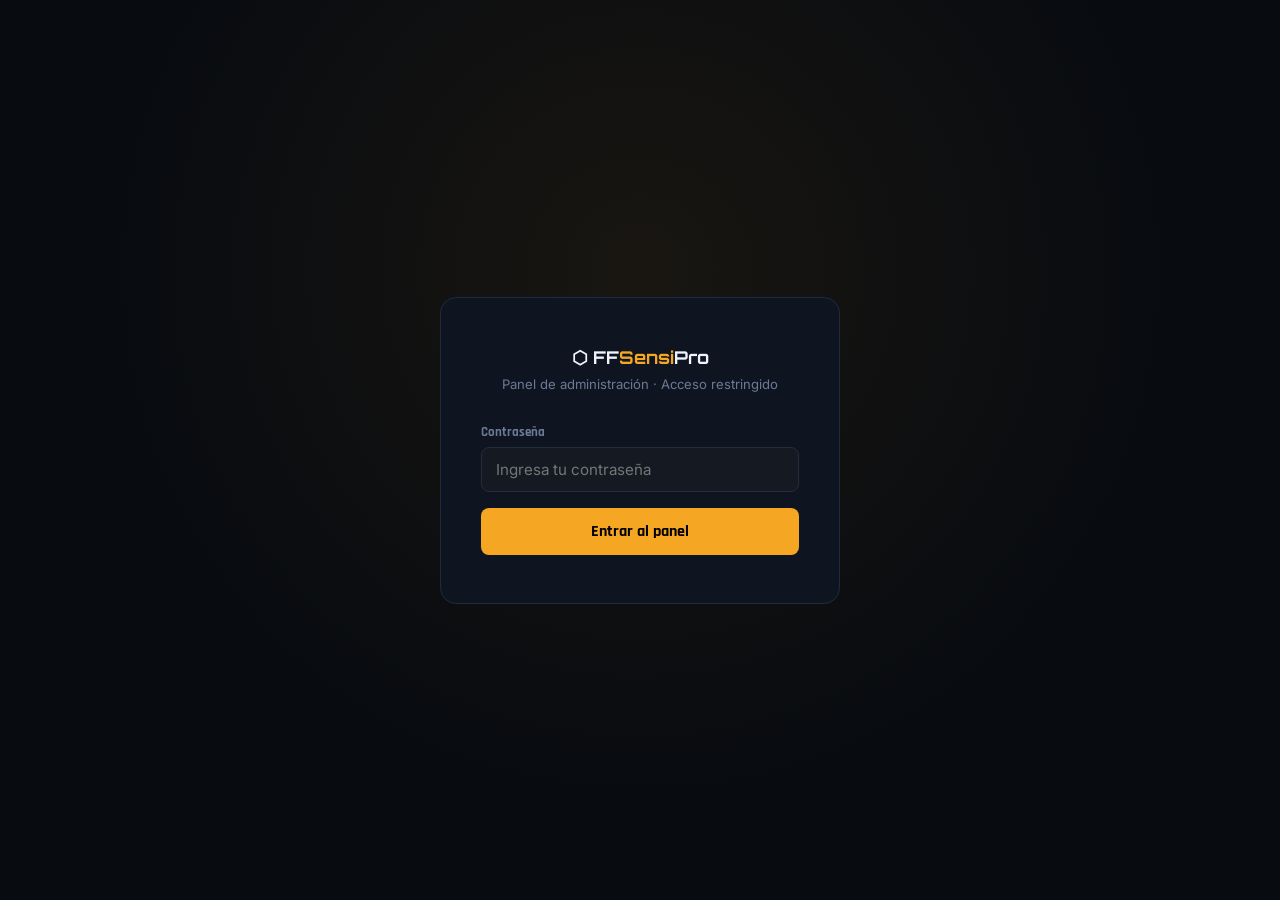
<file: admin.html>
<!DOCTYPE html>
<html lang="es">
<head>
  <meta charset="UTF-8"/>
  <meta name="viewport" content="width=device-width, initial-scale=1.0"/>
  <title>Admin — FFSensiPro</title>
  <link rel="preconnect" href="https://fonts.googleapis.com"/>
  <link href="https://fonts.googleapis.com/css2?family=Rajdhani:wght@400;500;600;700&family=Orbitron:wght@400;700;900&family=Inter:wght@300;400;500&display=swap" rel="stylesheet"/>
  <style>
    :root {
      --bg-0:#080b10;--bg-1:#0d1117;--bg-2:#141922;--bg-3:#1c2535;
      --border:#252d3d;--border-bright:#2e3a50;
      --accent:#f5a623;--accent-glow:rgba(245,166,35,0.25);
      --text-0:#f0f4ff;--text-1:#b8c4d8;--text-2:#6b7a95;
      --card-bg:#0f1520;--card-border:#1e2a3d;
      --red:#e63946;--green:#22c55e;
      --font-display:'Orbitron',monospace;
      --font-head:'Rajdhani',sans-serif;
      --font-body:'Inter',sans-serif;
      --radius:10px;--radius-lg:16px;
    }
    *,*::before,*::after{box-sizing:border-box;margin:0;padding:0;}
    body{font-family:var(--font-body);background:var(--bg-0);color:var(--text-1);min-height:100vh;}
    a{text-decoration:none;color:inherit;}
    button{cursor:pointer;border:none;font-family:inherit;}

    /* LOGIN */
    .login-wrap{
      min-height:100vh;display:flex;align-items:center;justify-content:center;
      background:radial-gradient(circle at 50% 30%,rgba(245,166,35,0.07),transparent 60%);
    }
    .login-box{
      background:var(--card-bg);border:1px solid var(--card-border);
      border-radius:var(--radius-lg);padding:48px 40px;width:100%;max-width:400px;
      text-align:center;
    }
    .login-logo{
      font-family:var(--font-display);font-size:1.1rem;font-weight:700;
      color:var(--text-0);margin-bottom:8px;
    }
    .login-logo em{color:var(--accent);font-style:normal;}
    .login-sub{font-size:0.82rem;color:var(--text-2);margin-bottom:32px;}
    .login-label{display:block;font-family:var(--font-head);font-size:0.82rem;font-weight:700;color:var(--text-2);text-align:left;margin-bottom:6px;}
    .login-input{
      width:100%;background:var(--bg-2);border:1px solid var(--border);border-radius:8px;
      padding:12px 14px;font-family:var(--font-body);font-size:0.95rem;color:var(--text-0);
      outline:none;margin-bottom:16px;transition:border-color 0.2s;
    }
    .login-input:focus{border-color:var(--accent);}
    .login-btn{
      width:100%;padding:13px;background:var(--accent);color:#000;border-radius:8px;
      font-family:var(--font-head);font-size:1rem;font-weight:700;transition:all 0.2s;
    }
    .login-btn:hover{background:#fdb94a;}
    .login-error{color:var(--red);font-size:0.82rem;margin-top:10px;display:none;}

    /* ADMIN PANEL */
    .admin-wrap{display:none;}
    .admin-nav{
      background:var(--bg-1);border-bottom:1px solid var(--border);
      padding:0 24px;height:56px;display:flex;align-items:center;justify-content:space-between;
      position:sticky;top:0;z-index:10;
    }
    .admin-nav-brand{font-family:var(--font-display);font-size:0.85rem;font-weight:700;color:var(--text-0);}
    .admin-nav-brand em{color:var(--accent);font-style:normal;}
    .admin-nav-btns{display:flex;gap:8px;align-items:center;}
    .admin-nav-back{font-size:0.82rem;color:var(--text-2);border:1px solid var(--border);border-radius:6px;padding:5px 12px;background:transparent;transition:all 0.2s;}
    .admin-nav-back:hover{border-color:var(--accent);color:var(--accent);}
    .admin-logout{font-size:0.82rem;color:var(--red);border:1px solid rgba(230,57,70,0.3);border-radius:6px;padding:5px 12px;background:transparent;transition:all 0.2s;}
    .admin-logout:hover{background:rgba(230,57,70,0.1);}

    .admin-content{max-width:1000px;margin:0 auto;padding:32px 24px;}
    .admin-title{font-family:var(--font-head);font-size:1.6rem;font-weight:700;color:var(--text-0);margin-bottom:4px;}
    .admin-sub{font-size:0.85rem;color:var(--text-2);margin-bottom:32px;}

    .admin-tabs{display:flex;gap:6px;margin-bottom:28px;border-bottom:1px solid var(--border);padding-bottom:0;}
    .admin-tab{
      padding:10px 20px;font-family:var(--font-head);font-size:0.9rem;font-weight:700;
      color:var(--text-2);background:transparent;border:none;border-bottom:2px solid transparent;
      margin-bottom:-1px;transition:all 0.2s;
    }
    .admin-tab.active{color:var(--accent);border-bottom-color:var(--accent);}
    .admin-panel{display:none;}
    .admin-panel.active{display:block;}

    /* Cards estadísticas */
    .stat-cards{display:grid;grid-template-columns:repeat(auto-fit,minmax(160px,1fr));gap:14px;margin-bottom:28px;}
    .stat-card{background:var(--card-bg);border:1px solid var(--card-border);border-radius:var(--radius);padding:18px;text-align:center;}
    .stat-card-num{font-family:var(--font-display);font-size:1.8rem;font-weight:700;color:var(--accent);display:block;}
    .stat-card-label{font-size:0.75rem;color:var(--text-2);font-family:var(--font-head);font-weight:600;letter-spacing:1px;text-transform:uppercase;}

    /* Tabla ideas */
    .admin-table{width:100%;border-collapse:collapse;font-size:0.85rem;}
    .admin-table th{font-family:var(--font-head);font-size:0.7rem;font-weight:700;color:var(--text-2);letter-spacing:1.5px;text-transform:uppercase;padding:10px 14px;border-bottom:1px solid var(--border);text-align:left;background:var(--card-bg);}
    .admin-table td{padding:11px 14px;border-bottom:1px solid var(--border);color:var(--text-1);background:var(--bg-0);}
    .admin-table tr:hover td{background:var(--card-bg);}
    .admin-table .idea-text{max-width:280px;font-size:0.82rem;color:var(--text-2);}
    .del-btn{color:var(--red);font-size:0.78rem;border:1px solid rgba(230,57,70,0.3);border-radius:4px;padding:3px 8px;background:transparent;cursor:pointer;transition:all 0.2s;}
    .del-btn:hover{background:rgba(230,57,70,0.1);}
    .empty-msg{text-align:center;padding:40px;color:var(--text-2);font-size:0.88rem;}

    /* Formulario ranking */
    .ranking-form{display:flex;flex-direction:column;gap:12px;max-width:600px;}
    .form-row{display:grid;grid-template-columns:1fr 1fr 1fr 1fr;gap:10px;align-items:end;}
    .form-group{display:flex;flex-direction:column;gap:4px;}
    .form-label{font-family:var(--font-head);font-size:0.78rem;font-weight:700;color:var(--text-2);}
    .form-input{background:var(--bg-2);border:1px solid var(--border);border-radius:6px;padding:9px 10px;font-family:var(--font-body);font-size:0.85rem;color:var(--text-0);outline:none;width:100%;transition:border-color 0.2s;}
    .form-input:focus{border-color:var(--accent);}
    .form-select{background:var(--bg-2);border:1px solid var(--border);border-radius:6px;padding:9px 10px;font-family:var(--font-body);font-size:0.85rem;color:var(--text-0);outline:none;width:100%;}
    .save-btn{padding:10px 20px;background:var(--accent);color:#000;border-radius:8px;font-family:var(--font-head);font-size:0.9rem;font-weight:700;align-self:flex-end;transition:all 0.2s;}
    .save-btn:hover{background:#fdb94a;}
    .save-btn.ghost{background:transparent;color:var(--text-2);border:1px solid var(--border);}
    .save-btn.ghost:hover{border-color:var(--accent);color:var(--accent);}

    /* Tabla ranking admin */
    .rank-admin-row{display:grid;grid-template-columns:40px 1fr 80px 100px 100px 50px;gap:10px;align-items:center;padding:10px 14px;border-bottom:1px solid var(--border);background:var(--bg-0);transition:background 0.2s;}
    .rank-admin-row:hover{background:var(--card-bg);}
    .rank-admin-header{font-family:var(--font-head);font-size:0.7rem;font-weight:700;color:var(--text-2);letter-spacing:1px;text-transform:uppercase;background:var(--card-bg);padding:8px 14px;display:grid;grid-template-columns:40px 1fr 80px 100px 100px 50px;gap:10px;border-bottom:1px solid var(--border);}
    .rank-input{background:var(--bg-2);border:1px solid var(--border);border-radius:4px;padding:5px 8px;font-size:0.82rem;color:var(--text-0);width:100%;font-family:var(--font-body);outline:none;}
    .rank-input:focus{border-color:var(--accent);}

    /* Sección links/redes */
    .links-form{display:flex;flex-direction:column;gap:14px;max-width:500px;}
    .link-row{display:flex;gap:10px;align-items:center;}
    .link-icon{font-size:1.4rem;width:32px;text-align:center;}
    .link-desc{font-size:0.78rem;color:var(--text-2);margin-top:4px;}

    .alert{padding:12px 16px;border-radius:8px;font-size:0.85rem;margin-bottom:16px;display:none;}
    .alert-success{background:rgba(34,197,94,0.1);border:1px solid rgba(34,197,94,0.3);color:var(--green);}
    .alert-danger{background:rgba(230,57,70,0.1);border:1px solid rgba(230,57,70,0.3);color:var(--red);}
    .section-title-sm{font-family:var(--font-head);font-size:1rem;font-weight:700;color:var(--text-0);margin-bottom:16px;padding-bottom:10px;border-bottom:1px solid var(--border);}
    .hint{font-size:0.78rem;color:var(--text-2);margin-top:8px;line-height:1.5;}
    code{font-family:monospace;background:var(--bg-3);padding:2px 6px;border-radius:4px;font-size:0.82em;color:var(--accent);}

    @media(max-width:600px){
      .form-row{grid-template-columns:1fr 1fr;}
      .rank-admin-row,.rank-admin-header{grid-template-columns:30px 1fr 60px 60px;font-size:0.75rem;}
      .rank-admin-row>*:nth-child(5),.rank-admin-header>*:nth-child(5){display:none;}
    }
  </style>
</head>
<body>

<!-- ── LOGIN ── -->
<div class="login-wrap" id="loginWrap">
  <div class="login-box">
    <p class="login-logo">⬡ FF<em>Sensi</em>Pro</p>
    <p class="login-sub">Panel de administración · Acceso restringido</p>
    <label class="login-label">Contraseña</label>
    <input type="password" class="login-input" id="passInput" placeholder="Ingresa tu contraseña" onkeydown="if(event.key==='Enter')tryLogin()"/>
    <button class="login-btn" onclick="tryLogin()">Entrar al panel</button>
    <p class="login-error" id="loginError">Contraseña incorrecta. Intenta de nuevo.</p>
  </div>
</div>

<!-- ── ADMIN PANEL ── -->
<div class="admin-wrap" id="adminWrap">

  <nav class="admin-nav">
    <span class="admin-nav-brand">⬡ FF<em>Sensi</em>Pro · Admin</span>
    <div class="admin-nav-btns">
      <a href="index.html" class="admin-nav-back">← Ver página</a>
      <button class="admin-logout" onclick="logout()">Cerrar sesión</button>
    </div>
  </nav>

  <div class="admin-content">
    <h1 class="admin-title">Panel de Control</h1>
    <p class="admin-sub">Gestiona el contenido de FFSensiPro desde aquí.</p>

    <!-- Estadísticas rápidas -->
    <div class="stat-cards" id="adminStats"></div>

    <div class="alert alert-success" id="alertOk">Guardado correctamente.</div>
    <div class="alert alert-danger"  id="alertErr">Error al guardar.</div>

    <!-- Tabs -->
    <div class="admin-tabs">
      <button class="admin-tab active" onclick="switchAdminTab(0)">Ideas del foro</button>
      <button class="admin-tab" onclick="switchAdminTab(1)">Ranking</button>
      <button class="admin-tab" onclick="switchAdminTab(2)">Redes sociales</button>
      <button class="admin-tab" onclick="switchAdminTab(3)">Configuración</button>
    </div>

    <!-- TAB 0: Ideas -->
    <div class="admin-panel active" id="ap0">
      <p class="section-title-sm">Ideas enviadas por la comunidad</p>
      <div id="adminIdeasWrap"></div>
    </div>

    <!-- TAB 1: Ranking -->
    <div class="admin-panel" id="ap1">
      <p class="section-title-sm">Editar ranking semanal de creadores</p>
      <div class="rank-admin-header">
        <span>#</span><span>Nombre</span><span>Retos</span><span>Plataforma</span><span>Estado</span><span></span>
      </div>
      <div id="rankingEditor"></div>
      <div style="display:flex;gap:10px;margin-top:16px">
        <button class="save-btn" onclick="guardarRanking()">Guardar ranking</button>
        <button class="save-btn ghost" onclick="addRankRow()">+ Agregar fila</button>
        <button class="save-btn ghost" onclick="resetRanking()">Resetear</button>
      </div>
      <p class="hint">Los cambios se reflejan en la página principal al guardar.</p>
    </div>

    <!-- TAB 2: Redes -->
    <div class="admin-panel" id="ap2">
      <p class="section-title-sm">Links de redes sociales</p>
      <p class="hint" style="margin-bottom:20px">Copia estos links y pégalos directamente en <code>index.html</code> donde dice <code>TU_LINK_TIKTOK</code>, <code>TU_LINK_INSTAGRAM</code> y <code>TU_LINK_WHATSAPP</code>.</p>
      <div class="links-form">
        <div class="form-group">
          <label class="form-label">TikTok URL</label>
          <div class="link-row">
            <span class="link-icon">TikTok</span>
            <input type="url" class="form-input" id="linkTiktok" placeholder="https://tiktok.com/@tuusuario"/>
          </div>
        </div>
        <div class="form-group">
          <label class="form-label">Instagram URL</label>
          <div class="link-row">
            <span class="link-icon">IG</span>
            <input type="url" class="form-input" id="linkInstagram" placeholder="https://instagram.com/tuusuario"/>
          </div>
        </div>
        <div class="form-group">
          <label class="form-label">WhatsApp comunidad (link de invitación)</label>
          <div class="link-row">
            <span class="link-icon">WA</span>
            <input type="url" class="form-input" id="linkWhatsapp" placeholder="https://chat.whatsapp.com/CODIGO"/>
          </div>
        </div>
        <button class="save-btn" onclick="guardarLinks()" style="align-self:flex-start">Guardar links</button>
        <p class="hint">Después de guardar, copia manualmente cada URL al HTML de index.html para hacerlos permanentes. Los links guardados aqui son solo referencia.</p>
      </div>
    </div>

    <!-- TAB 3: Config -->
    <div class="admin-panel" id="ap3">
      <p class="section-title-sm">Configuración del panel</p>
      <div class="form-group" style="max-width:350px;margin-bottom:20px">
        <label class="form-label">Cambiar contraseña de admin</label>
        <input type="password" class="form-input" id="passActual" placeholder="Contraseña actual"/>
        <input type="password" class="form-input" id="passNueva" placeholder="Nueva contraseña" style="margin-top:8px"/>
        <input type="password" class="form-input" id="passConfirm" placeholder="Confirmar nueva contraseña" style="margin-top:8px"/>
        <button class="save-btn" onclick="cambiarPass()" style="margin-top:12px;align-self:flex-start">Cambiar contraseña</button>
      </div>
      <div class="form-group" style="max-width:350px">
        <label class="form-label">Limpiar datos de la app</label>
        <p class="hint" style="margin-bottom:10px">Elimina ideas del foro, historial de retos y ranking del almacenamiento local del navegador.</p>
        <button class="save-btn ghost" style="color:var(--red);border-color:rgba(230,57,70,0.3)" onclick="limpiarDatos()">Borrar todos los datos locales</button>
      </div>
    </div>

  </div><!-- /admin-content -->
</div><!-- /admin-wrap -->

<script>
/* ── CONFIG ── */
// CAMBIA ESTA CONTRASEÑA antes de publicar
const PASS_DEFAULT = '07092024Vaal';

function getPass() {
  return localStorage.getItem('ffAdminPass') || PASS_DEFAULT;
}
function isLoggedIn() {
  return sessionStorage.getItem('ffAdminAuth') === '1';
}

/* ── LOGIN ── */
function tryLogin() {
  const val = document.getElementById('passInput').value;
  if (val === getPass()) {
    sessionStorage.setItem('ffAdminAuth','1');
    showAdmin();
  } else {
    document.getElementById('loginError').style.display = 'block';
    document.getElementById('passInput').value = '';
    document.getElementById('passInput').focus();
  }
}
function logout() {
  sessionStorage.removeItem('ffAdminAuth');
  location.reload();
}
function showAdmin() {
  document.getElementById('loginWrap').style.display = 'none';
  document.getElementById('adminWrap').style.display = 'block';
  initAdmin();
}
if (isLoggedIn()) showAdmin();

/* ── TABS ── */
function switchAdminTab(idx) {
  document.querySelectorAll('.admin-tab').forEach((t,i) => t.classList.toggle('active', i===idx));
  document.querySelectorAll('.admin-panel').forEach((p,i) => p.classList.toggle('active', i===idx));
}

/* ── INIT ── */
function initAdmin() {
  renderStats();
  renderAdminIdeas();
  renderRankingEditor();
  loadLinks();
}

/* ── ESTADÍSTICAS ── */
function renderStats() {
  const ideas   = JSON.parse(localStorage.getItem('ffForoIdeas') || '[]');
  const retos   = JSON.parse(localStorage.getItem('ffRetoHistorial') || '[]');
  const ranking = JSON.parse(localStorage.getItem('ffRanking') || '[]');
  document.getElementById('adminStats').innerHTML = `
    <div class="stat-card"><span class="stat-card-num">${ideas.length}</span><span class="stat-card-label">Ideas recibidas</span></div>
    <div class="stat-card"><span class="stat-card-num">${retos.length}</span><span class="stat-card-label">Retos generados</span></div>
    <div class="stat-card"><span class="stat-card-num">${ranking.length || 5}</span><span class="stat-card-label">En ranking</span></div>
  `;
}

/* ── IDEAS ── */
function renderAdminIdeas() {
  const ideas = JSON.parse(localStorage.getItem('ffForoIdeas') || '[]');
  const wrap  = document.getElementById('adminIdeasWrap');
  if (!ideas.length) { wrap.innerHTML = '<p class="empty-msg">No hay ideas aun.</p>'; return; }
  wrap.innerHTML = `
    <div style="overflow-x:auto">
    <table class="admin-table">
      <thead><tr>
        <th>Usuario</th><th>Tipo</th><th>Idea</th><th>Redes</th><th>Fecha</th><th></th>
      </tr></thead>
      <tbody>${ideas.map((id,i) => `
        <tr>
          <td style="font-weight:600;color:var(--text-0)">@${escH(id.nombre)}</td>
          <td>${id.tipo}</td>
          <td class="idea-text">${escH(id.idea)}</td>
          <td style="font-size:0.78rem">${id.redes ? escH(id.redes) : '—'}</td>
          <td style="font-size:0.78rem;white-space:nowrap">${id.fecha}</td>
          <td><button class="del-btn" onclick="borrarIdea(${i})">Borrar</button></td>
        </tr>
      `).join('')}</tbody>
    </table>
    </div>
    <p style="font-size:0.78rem;color:var(--text-2);margin-top:12px">${ideas.length} idea(s) en total.</p>`;
}

function borrarIdea(idx) {
  if (!confirm('¿Borrar esta idea?')) return;
  let ideas = JSON.parse(localStorage.getItem('ffForoIdeas') || '[]');
  ideas.splice(idx, 1);
  localStorage.setItem('ffForoIdeas', JSON.stringify(ideas));
  renderAdminIdeas();
  renderStats();
  showAlert('ok');
}

/* ── RANKING EDITOR ── */
function getRankingLocal() {
  const def = [
    {pos:1,nombre:'GamerXXL',retos:12,plataforma:'TikTok',estado:'activo'},
    {pos:2,nombre:'RetoKing_FF',retos:9,plataforma:'YouTube',estado:'activo'},
    {pos:3,nombre:'NoobMaster_FF',retos:7,plataforma:'TikTok',estado:'activo'},
    {pos:4,nombre:'ProSniper99',retos:5,plataforma:'Instagram',estado:'nuevo'},
    {pos:5,nombre:'TuNombre',retos:3,plataforma:'TikTok',estado:'nuevo'},
  ];
  return JSON.parse(localStorage.getItem('ffRanking') || 'null') || def;
}

function renderRankingEditor() {
  const data = getRankingLocal();
  const el = document.getElementById('rankingEditor');
  el.innerHTML = data.map((r,i) => `
    <div class="rank-admin-row" id="rrow${i}">
      <span style="font-family:var(--font-display);font-size:0.9rem;color:var(--text-2)">${i+1}</span>
      <input class="rank-input" placeholder="Nombre" value="${escH(r.nombre)}" id="rn${i}"/>
      <input class="rank-input" type="number" placeholder="Retos" value="${r.retos}" id="rr${i}" min="0"/>
      <input class="rank-input" placeholder="TikTok" value="${escH(r.plataforma)}" id="rp${i}"/>
      <select class="rank-input" id="re${i}">
        <option value="activo" ${r.estado==='activo'?'selected':''}>Activo</option>
        <option value="nuevo"  ${r.estado==='nuevo'?'selected':''}>Nuevo</option>
      </select>
      <button class="del-btn" onclick="delRankRow(${i})">X</button>
    </div>
  `).join('');
}

function addRankRow() {
  const data = getRankingLocal();
  data.push({pos:data.length+1,nombre:'Nuevo',retos:0,plataforma:'TikTok',estado:'nuevo'});
  localStorage.setItem('ffRanking', JSON.stringify(data));
  renderRankingEditor();
}

function delRankRow(idx) {
  let data = getRankingLocal();
  data.splice(idx, 1);
  localStorage.setItem('ffRanking', JSON.stringify(data));
  renderRankingEditor();
}

function guardarRanking() {
  const data = getRankingLocal();
  const updated = data.map((r,i) => ({
    pos: i+1,
    nombre:    document.getElementById('rn'+i)?.value || r.nombre,
    retos:     parseInt(document.getElementById('rr'+i)?.value) || 0,
    plataforma:document.getElementById('rp'+i)?.value || r.plataforma,
    estado:    document.getElementById('re'+i)?.value || r.estado,
  }));
  localStorage.setItem('ffRanking', JSON.stringify(updated));
  renderStats();
  showAlert('ok');
}

function resetRanking() {
  if (!confirm('¿Resetear ranking a los valores por defecto?')) return;
  localStorage.removeItem('ffRanking');
  renderRankingEditor();
  showAlert('ok');
}

/* ── LINKS ── */
function loadLinks() {
  const links = JSON.parse(localStorage.getItem('ffLinks') || '{}');
  if (links.tiktok)    document.getElementById('linkTiktok').value    = links.tiktok;
  if (links.instagram) document.getElementById('linkInstagram').value = links.instagram;
  if (links.whatsapp)  document.getElementById('linkWhatsapp').value  = links.whatsapp;
}

function guardarLinks() {
  const links = {
    tiktok:    document.getElementById('linkTiktok').value.trim(),
    instagram: document.getElementById('linkInstagram').value.trim(),
    whatsapp:  document.getElementById('linkWhatsapp').value.trim(),
  };
  localStorage.setItem('ffLinks', JSON.stringify(links));
  showAlert('ok');
}

/* ── CAMBIAR PASS ── */
function cambiarPass() {
  const actual   = document.getElementById('passActual').value;
  const nueva    = document.getElementById('passNueva').value;
  const confirma = document.getElementById('passConfirm').value;
  if (actual !== getPass()) { showAlert('err'); return; }
  if (!nueva || nueva !== confirma) { alert('Las contraseñas no coinciden.'); return; }
  if (nueva.length < 6) { alert('La contraseña debe tener al menos 6 caracteres.'); return; }
  localStorage.setItem('ffAdminPass', nueva);
  document.getElementById('passActual').value = '';
  document.getElementById('passNueva').value  = '';
  document.getElementById('passConfirm').value= '';
  showAlert('ok');
}

/* ── LIMPIAR DATOS ── */
function limpiarDatos() {
  if (!confirm('Esto borrará todas las ideas del foro, historial de retos y ranking. ¿Continuar?')) return;
  localStorage.removeItem('ffForoIdeas');
  localStorage.removeItem('ffRetoHistorial');
  localStorage.removeItem('ffRanking');
  renderAdminIdeas();
  renderRankingEditor();
  renderStats();
  showAlert('ok');
}

/* ── ALERTAS ── */
function showAlert(type) {
  const ok  = document.getElementById('alertOk');
  const err = document.getElementById('alertErr');
  [ok,err].forEach(a => { a.style.display='none'; });
  const el = type === 'ok' ? ok : err;
  el.style.display = 'block';
  setTimeout(() => el.style.display = 'none', 3000);
}

function escH(s) {
  return String(s||'').replace(/&/g,'&amp;').replace(/</g,'&lt;').replace(/>/g,'&gt;').replace(/"/g,'&quot;');
}
</script>
</body>
</html>
</file>
<file: styles.css>
/* ──────────────────────────────────────────────────
   FF SENSI PRO — styles.css
   Tema: Oscuro / Táctico / Gaming
   Fuentes: Orbitron (display) + Rajdhani (headings) + Inter (body)
────────────────────────────────────────────────── */

/* ── VARIABLES ── */
:root {
  --bg-0: #080b10;
  --bg-1: #0d1117;
  --bg-2: #141922;
  --bg-3: #1c2535;
  --border: #252d3d;
  --border-bright: #2e3a50;

  --accent: #f5a623;
  --accent-glow: rgba(245, 166, 35, 0.25);
  --accent-2: #e63946;
  --cyan: #00d4ff;
  --cyan-dim: rgba(0, 212, 255, 0.12);

  --text-0: #f0f4ff;
  --text-1: #b8c4d8;
  --text-2: #6b7a95;

  --card-bg: #0f1520;
  --card-border: #1e2a3d;

  --font-display: 'Orbitron', monospace;
  --font-head: 'Rajdhani', sans-serif;
  --font-body: 'Inter', sans-serif;

  --radius: 10px;
  --radius-lg: 16px;
  --transition: 0.2s ease;
  --max-w: 1200px;
}

/* ── RESET ── */
*, *::before, *::after { box-sizing: border-box; margin: 0; padding: 0; }
html { scroll-behavior: smooth; }
body {
  font-family: var(--font-body);
  background: var(--bg-0);
  color: var(--text-1);
  line-height: 1.6;
  overflow-x: hidden;
}
img { max-width: 100%; display: block; }
a { text-decoration: none; color: inherit; }
ul { list-style: none; }
button { cursor: pointer; border: none; background: none; font-family: inherit; }
code { font-family: monospace; background: var(--bg-3); padding: 2px 6px; border-radius: 4px; font-size: 0.85em; color: var(--cyan); }

/* ── SCROLLBAR ── */
::-webkit-scrollbar { width: 6px; }
::-webkit-scrollbar-track { background: var(--bg-1); }
::-webkit-scrollbar-thumb { background: var(--border-bright); border-radius: 3px; }

/* ── UTILIDADES ── */
.container { max-width: var(--max-w); margin: 0 auto; padding: 0 24px; }
.accent { color: var(--accent); }
.section { padding: 80px 0; }
.section-dark { background: var(--bg-1); }

/* ── NAVBAR ── */
.navbar {
  position: fixed;
  top: 0; left: 0; right: 0;
  z-index: 100;
  background: rgba(8, 11, 16, 0.85);
  backdrop-filter: blur(12px);
  -webkit-backdrop-filter: blur(12px);
  border-bottom: 1px solid var(--border);
  transition: background var(--transition);
}
.navbar.scrolled {
  background: rgba(8, 11, 16, 0.97);
  border-bottom-color: var(--border-bright);
}
.nav-inner {
  max-width: var(--max-w);
  margin: 0 auto;
  padding: 0 24px;
  height: 60px;
  display: flex;
  align-items: center;
  justify-content: space-between;
}
.nav-logo {
  font-family: var(--font-display);
  font-size: 1rem;
  font-weight: 700;
  color: var(--text-0);
  display: flex;
  align-items: center;
  gap: 8px;
  letter-spacing: 1px;
}
.nav-logo em { color: var(--accent); font-style: normal; }
.logo-icon { color: var(--accent); font-size: 1.3rem; }
.nav-links {
  display: flex;
  gap: 32px;
}
.nav-links a {
  font-family: var(--font-head);
  font-size: 1rem;
  font-weight: 600;
  color: var(--text-2);
  letter-spacing: 0.5px;
  transition: color var(--transition);
  position: relative;
}
.nav-links a::after {
  content: '';
  position: absolute;
  bottom: -4px; left: 0; right: 0;
  height: 2px;
  background: var(--accent);
  transform: scaleX(0);
  transition: transform var(--transition);
}
.nav-links a:hover { color: var(--text-0); }
.nav-links a:hover::after { transform: scaleX(1); }
.hamburger {
  display: none;
  flex-direction: column;
  gap: 5px;
  padding: 4px;
}
.hamburger span {
  display: block;
  width: 22px;
  height: 2px;
  background: var(--text-1);
  border-radius: 2px;
  transition: all 0.3s;
}

/* ── HERO ── */
.hero {
  position: relative;
  min-height: 100vh;
  display: flex;
  flex-direction: column;
  align-items: center;
  justify-content: center;
  padding: 80px 24px 0;
  overflow: hidden;
}
.hero-bg {
  position: absolute;
  inset: 0;
  pointer-events: none;
}
.hex-grid {
  position: absolute;
  inset: 0;
  background-image:
    repeating-linear-gradient(
      60deg,
      transparent,
      transparent 38px,
      rgba(30,42,61,0.4) 38px,
      rgba(30,42,61,0.4) 39px
    ),
    repeating-linear-gradient(
      -60deg,
      transparent,
      transparent 38px,
      rgba(30,42,61,0.4) 38px,
      rgba(30,42,61,0.4) 39px
    );
  opacity: 0.5;
}
.glow {
  position: absolute;
  border-radius: 50%;
  filter: blur(100px);
  pointer-events: none;
}
.glow-1 {
  width: 500px; height: 500px;
  background: rgba(245, 166, 35, 0.1);
  top: -100px; right: -100px;
  animation: drift1 8s ease-in-out infinite;
}
.glow-2 {
  width: 400px; height: 400px;
  background: rgba(230, 57, 70, 0.08);
  bottom: 0; left: -100px;
  animation: drift2 10s ease-in-out infinite;
}
@keyframes drift1 { 0%,100%{transform:translate(0,0)} 50%{transform:translate(-30px,30px)} }
@keyframes drift2 { 0%,100%{transform:translate(0,0)} 50%{transform:translate(20px,-20px)} }

.hero-content {
  position: relative;
  text-align: center;
  max-width: 750px;
  animation: fadeUp 0.8s ease both;
}
@keyframes fadeUp {
  from { opacity: 0; transform: translateY(30px); }
  to { opacity: 1; transform: translateY(0); }
}
.hero-badge {
  display: inline-flex;
  align-items: center;
  gap: 8px;
  background: var(--bg-2);
  border: 1px solid var(--border-bright);
  border-radius: 999px;
  padding: 6px 16px;
  font-size: 0.78rem;
  font-family: var(--font-head);
  font-weight: 600;
  color: var(--text-2);
  letter-spacing: 0.5px;
  margin-bottom: 28px;
}
.pulse-dot {
  width: 8px; height: 8px;
  border-radius: 50%;
  background: #22c55e;
  animation: pulse 2s ease infinite;
}
@keyframes pulse {
  0%,100% { box-shadow: 0 0 0 0 rgba(34,197,94,0.5); }
  50% { box-shadow: 0 0 0 6px rgba(34,197,94,0); }
}
.hero-title {
  font-family: var(--font-display);
  font-size: clamp(2rem, 6vw, 3.8rem);
  font-weight: 900;
  color: var(--text-0);
  line-height: 1.1;
  letter-spacing: -1px;
  margin-bottom: 20px;
}
.hero-accent {
  color: var(--accent);
  text-shadow: 0 0 40px var(--accent-glow);
}
.hero-sub {
  font-size: 1rem;
  color: var(--text-2);
  line-height: 1.7;
  margin-bottom: 36px;
}
.hero-btns {
  display: flex;
  gap: 12px;
  justify-content: center;
  flex-wrap: wrap;
}
.btn {
  display: inline-flex;
  align-items: center;
  gap: 8px;
  padding: 12px 28px;
  border-radius: 8px;
  font-family: var(--font-head);
  font-size: 1rem;
  font-weight: 700;
  letter-spacing: 0.5px;
  transition: all var(--transition);
}
.btn-primary {
  background: var(--accent);
  color: #000;
}
.btn-primary:hover {
  background: #fdb94a;
  transform: translateY(-2px);
  box-shadow: 0 8px 24px var(--accent-glow);
}
.btn-ghost {
  background: transparent;
  color: var(--text-1);
  border: 1px solid var(--border-bright);
}
.btn-ghost:hover {
  border-color: var(--accent);
  color: var(--accent);
  transform: translateY(-2px);
}
.hero-stats {
  position: relative;
  display: flex;
  align-items: center;
  gap: 32px;
  margin-top: 64px;
  padding: 24px 48px;
  background: var(--card-bg);
  border: 1px solid var(--card-border);
  border-radius: var(--radius-lg);
  animation: fadeUp 0.8s 0.2s ease both;
}
.stat-item { text-align: center; }
.stat-num {
  display: block;
  font-family: var(--font-display);
  font-size: 1.8rem;
  font-weight: 700;
  color: var(--accent);
}
.stat-label {
  font-size: 0.78rem;
  color: var(--text-2);
  font-family: var(--font-head);
  letter-spacing: 1px;
  text-transform: uppercase;
}
.stat-divider {
  width: 1px;
  height: 40px;
  background: var(--border);
}

/* ── SECTION HEADER ── */
.section-header {
  text-align: center;
  margin-bottom: 52px;
}
.section-tag {
  display: inline-block;
  font-family: var(--font-display);
  font-size: 0.68rem;
  font-weight: 700;
  color: var(--accent);
  letter-spacing: 3px;
  text-transform: uppercase;
  margin-bottom: 12px;
}
.section-title {
  font-family: var(--font-head);
  font-size: clamp(1.8rem, 4vw, 2.8rem);
  font-weight: 700;
  color: var(--text-0);
  line-height: 1.2;
  margin-bottom: 14px;
}
.section-desc {
  font-size: 1rem;
  color: var(--text-2);
  max-width: 520px;
  margin: 0 auto;
}

/* ── FILTROS ── */
.filter-row {
  display: flex;
  gap: 8px;
  justify-content: center;
  flex-wrap: wrap;
  margin-bottom: 40px;
}
.filter-btn {
  padding: 8px 20px;
  border-radius: 999px;
  border: 1px solid var(--border);
  font-family: var(--font-head);
  font-size: 0.9rem;
  font-weight: 600;
  color: var(--text-2);
  background: transparent;
  transition: all var(--transition);
}
.filter-btn:hover, .filter-btn.active {
  background: var(--accent);
  border-color: var(--accent);
  color: #000;
}

/* ── SENSI CARDS ── */
.sensi-grid {
  display: grid;
  grid-template-columns: repeat(auto-fill, minmax(300px, 1fr));
  gap: 20px;
}
.sensi-card {
  background: var(--card-bg);
  border: 1px solid var(--card-border);
  border-radius: var(--radius-lg);
  padding: 24px;
  transition: all 0.3s ease;
  position: relative;
  overflow: hidden;
}
.sensi-card::before {
  content: '';
  position: absolute;
  top: 0; left: 0; right: 0;
  height: 3px;
  background: linear-gradient(90deg, transparent, var(--border-bright), transparent);
  transition: opacity 0.3s;
}
.sensi-card:hover {
  border-color: var(--border-bright);
  transform: translateY(-4px);
  box-shadow: 0 16px 40px rgba(0,0,0,0.5);
}
.sensi-card.hidden { display: none; }
.sensi-card.featured {
  border-color: var(--accent);
  background: linear-gradient(135deg, #0f1520 0%, #1a1508 100%);
}
.sensi-card.featured::before {
  background: linear-gradient(90deg, transparent, var(--accent), transparent);
  opacity: 1;
}
.card-header {
  display: flex;
  justify-content: space-between;
  align-items: center;
  margin-bottom: 14px;
}
.card-badge {
  display: inline-block;
  padding: 3px 10px;
  border-radius: 999px;
  font-family: var(--font-head);
  font-size: 0.75rem;
  font-weight: 700;
  letter-spacing: 0.5px;
}
.badge-red { background: rgba(230,57,70,0.15); color: #e63946; border: 1px solid rgba(230,57,70,0.3); }
.badge-blue { background: rgba(0,212,255,0.1); color: var(--cyan); border: 1px solid rgba(0,212,255,0.25); }
.badge-orange { background: rgba(245,166,35,0.1); color: var(--accent); border: 1px solid rgba(245,166,35,0.25); }
.badge-green { background: rgba(34,197,94,0.1); color: #22c55e; border: 1px solid rgba(34,197,94,0.25); }
.badge-yellow { background: rgba(245,166,35,0.2); color: var(--accent); border: 1px solid var(--accent); }
.card-rank { color: var(--accent); font-size: 0.8rem; letter-spacing: 2px; }
.card-title {
  font-family: var(--font-head);
  font-size: 1.15rem;
  font-weight: 700;
  color: var(--text-0);
  margin-bottom: 8px;
}
.card-desc {
  font-size: 0.85rem;
  color: var(--text-2);
  line-height: 1.5;
  margin-bottom: 20px;
}
.sensi-values { margin-bottom: 20px; }
.val-row {
  display: flex;
  align-items: center;
  gap: 10px;
  margin-bottom: 10px;
}
.val-label {
  font-size: 0.78rem;
  color: var(--text-2);
  font-family: var(--font-head);
  font-weight: 600;
  width: 90px;
  flex-shrink: 0;
}
.val-bar {
  flex: 1;
  height: 5px;
  background: var(--bg-3);
  border-radius: 3px;
  overflow: hidden;
}
.val-fill {
  height: 100%;
  width: var(--pct);
  background: linear-gradient(90deg, var(--accent), #fdb94a);
  border-radius: 3px;
  transition: width 0.8s ease;
}
.val-num {
  font-family: var(--font-display);
  font-size: 0.78rem;
  color: var(--text-0);
  font-weight: 700;
  width: 28px;
  text-align: right;
}
.copy-btn {
  width: 100%;
  padding: 10px;
  background: var(--bg-3);
  border: 1px solid var(--border);
  border-radius: 8px;
  font-family: var(--font-head);
  font-size: 0.9rem;
  font-weight: 600;
  color: var(--text-1);
  transition: all var(--transition);
  display: flex;
  align-items: center;
  justify-content: center;
  gap: 8px;
}
.copy-btn:hover {
  background: var(--accent);
  border-color: var(--accent);
  color: #000;
}
.copy-icon { font-size: 1rem; }

/* ── CONFIG BLOCKS ── */
.config-grid {
  display: grid;
  grid-template-columns: repeat(auto-fill, minmax(260px, 1fr));
  gap: 20px;
}
.config-block {
  background: var(--card-bg);
  border: 1px solid var(--card-border);
  border-radius: var(--radius-lg);
  padding: 28px;
  transition: border-color var(--transition);
}
.config-block:hover { border-color: var(--border-bright); }
.config-icon { font-size: 2rem; margin-bottom: 12px; }
.config-block h3 {
  font-family: var(--font-head);
  font-size: 1.1rem;
  font-weight: 700;
  color: var(--text-0);
  margin-bottom: 16px;
}
.config-list { display: flex; flex-direction: column; gap: 10px; }
.config-list li {
  display: flex;
  justify-content: space-between;
  align-items: center;
  font-size: 0.88rem;
  padding-bottom: 10px;
  border-bottom: 1px solid var(--border);
}
.config-list li:last-child { border-bottom: none; padding-bottom: 0; }
.cfg-key { color: var(--text-2); }
.cfg-val {
  font-family: var(--font-head);
  font-weight: 700;
  color: var(--accent);
  font-size: 0.85rem;
}

/* ── TIPS ── */
.tips-grid {
  display: grid;
  grid-template-columns: repeat(auto-fill, minmax(280px, 1fr));
  gap: 20px;
}
.tip-card {
  background: var(--card-bg);
  border: 1px solid var(--card-border);
  border-radius: var(--radius-lg);
  padding: 28px;
  position: relative;
  transition: all 0.3s;
}
.tip-card:hover {
  border-color: var(--border-bright);
  transform: translateY(-3px);
}
.tip-num {
  font-family: var(--font-display);
  font-size: 2.5rem;
  font-weight: 900;
  color: var(--border-bright);
  line-height: 1;
  margin-bottom: 12px;
}
.tip-card h4 {
  font-family: var(--font-head);
  font-size: 1.05rem;
  font-weight: 700;
  color: var(--text-0);
  margin-bottom: 10px;
}
.tip-card p { font-size: 0.88rem; color: var(--text-2); line-height: 1.6; }

/* ── DESCARGAS ── */
.download-grid {
  display: flex;
  flex-direction: column;
  gap: 14px;
  max-width: 860px;
  margin: 0 auto;
}
.download-card {
  display: flex;
  align-items: center;
  gap: 20px;
  background: var(--card-bg);
  border: 1px solid var(--card-border);
  border-radius: var(--radius-lg);
  padding: 20px 24px;
  transition: all var(--transition);
}
.download-card:hover {
  border-color: var(--border-bright);
  background: var(--bg-2);
}
.download-custom { border-style: dashed; }
.dl-icon-wrap {
  width: 52px; height: 52px;
  border-radius: 12px;
  background: var(--bg-3);
  border: 1px solid var(--border);
  display: flex;
  align-items: center;
  justify-content: center;
  flex-shrink: 0;
}
.dl-icon { font-size: 1.6rem; }
.dl-info { flex: 1; min-width: 0; }
.dl-title {
  font-family: var(--font-head);
  font-size: 0.95rem;
  font-weight: 700;
  color: var(--text-0);
  margin-bottom: 4px;
}
.dl-desc {
  font-size: 0.82rem;
  color: var(--text-2);
  line-height: 1.4;
  margin-bottom: 6px;
}
.dl-meta {
  display: flex;
  gap: 12px;
  align-items: center;
}
.dl-size { font-size: 0.75rem; color: var(--text-2); }
.dl-type {
  font-size: 0.68rem;
  font-family: var(--font-display);
  font-weight: 700;
  background: var(--bg-3);
  color: var(--accent);
  padding: 2px 8px;
  border-radius: 4px;
  border: 1px solid var(--border);
  letter-spacing: 1px;
}
.dl-btn {
  display: inline-flex;
  align-items: center;
  padding: 10px 20px;
  background: var(--accent);
  color: #000;
  border-radius: 8px;
  font-family: var(--font-head);
  font-size: 0.9rem;
  font-weight: 700;
  transition: all var(--transition);
  flex-shrink: 0;
  white-space: nowrap;
}
.dl-btn:hover {
  background: #fdb94a;
  transform: scale(1.03);
}
.dl-btn-custom {
  background: transparent;
  color: var(--text-2);
  border: 1px dashed var(--border-bright);
}
.dl-btn-custom:hover {
  border-color: var(--accent);
  color: var(--accent);
  background: transparent;
  transform: none;
}
.add-link-hint {
  max-width: 860px;
  margin: 24px auto 0;
  padding: 16px 20px;
  background: rgba(0,212,255,0.05);
  border: 1px solid rgba(0,212,255,0.15);
  border-radius: var(--radius);
  font-size: 0.85rem;
  color: var(--text-2);
  line-height: 1.6;
}
.add-link-hint strong { color: var(--text-1); }

/* ── ZONA DE ANUNCIOS ── */
.ad-section {
  padding: 20px 0;
  background: var(--bg-0);
}
.ad-label {
  text-align: center;
  font-size: 0.68rem;
  color: var(--text-2);
  letter-spacing: 2px;
  text-transform: uppercase;
  margin-bottom: 8px;
}
.ad-slot { display: flex; justify-content: center; }
.ad-placeholder {
  width: 100%;
  max-width: 728px;
  height: 90px;
  border: 1px dashed var(--border);
  border-radius: var(--radius);
  display: flex;
  flex-direction: column;
  align-items: center;
  justify-content: center;
  gap: 4px;
  background: var(--bg-1);
}
.ad-placeholder span { font-size: 0.85rem; color: var(--text-2); }
.ad-placeholder small { font-size: 0.72rem; color: var(--border-bright); }

/* ── FOOTER ── */
.footer {
  background: var(--bg-1);
  border-top: 1px solid var(--border);
  padding: 56px 0 24px;
}
.footer-inner {
  display: grid;
  grid-template-columns: 2fr 1fr 1fr;
  gap: 48px;
  margin-bottom: 40px;
}
.footer-brand {}
.footer-name {
  font-family: var(--font-display);
  font-size: 1.1rem;
  font-weight: 700;
  color: var(--text-0);
  margin-left: 6px;
}
.footer-name em { color: var(--accent); font-style: normal; }
.footer-tagline {
  font-size: 0.85rem;
  color: var(--text-2);
  margin-top: 10px;
  line-height: 1.5;
}
.footer-links, .footer-legal {
  display: flex;
  flex-direction: column;
  gap: 8px;
}
.footer-links h5, .footer-legal h5 {
  font-family: var(--font-head);
  font-size: 0.7rem;
  font-weight: 700;
  color: var(--text-2);
  letter-spacing: 2px;
  text-transform: uppercase;
  margin-bottom: 6px;
}
.footer-links a, .footer-legal a {
  font-size: 0.88rem;
  color: var(--text-2);
  transition: color var(--transition);
}
.footer-links a:hover, .footer-legal a:hover { color: var(--accent); }
.footer-disc {
  font-size: 0.75rem;
  color: var(--text-2);
  line-height: 1.5;
  margin-top: 8px;
  opacity: 0.7;
}
.footer-bottom {
  border-top: 1px solid var(--border);
  padding-top: 20px;
  text-align: center;
  font-size: 0.8rem;
  color: var(--text-2);
}

/* ── TOAST ── */
.toast {
  position: fixed;
  bottom: 28px;
  left: 50%;
  transform: translateX(-50%) translateY(80px);
  background: #22c55e;
  color: #fff;
  font-family: var(--font-head);
  font-size: 0.95rem;
  font-weight: 700;
  padding: 12px 24px;
  border-radius: 999px;
  box-shadow: 0 8px 24px rgba(0,0,0,0.4);
  transition: transform 0.35s ease, opacity 0.35s ease;
  opacity: 0;
  z-index: 9999;
  pointer-events: none;
}
.toast.show {
  transform: translateX(-50%) translateY(0);
  opacity: 1;
}

/* ── RESPONSIVE ── */
@media (max-width: 768px) {
  .nav-links {
    display: none;
    position: absolute;
    top: 60px; left: 0; right: 0;
    background: var(--bg-1);
    border-bottom: 1px solid var(--border);
    flex-direction: column;
    padding: 16px 24px;
    gap: 16px;
  }
  .nav-links.open { display: flex; }
  .hamburger { display: flex; }

  .hero-stats {
    gap: 20px;
    padding: 18px 24px;
    flex-wrap: wrap;
    justify-content: center;
  }
  .stat-divider { display: none; }

  .download-card {
    flex-direction: column;
    text-align: center;
  }
  .dl-meta { justify-content: center; }
  .dl-btn { width: 100%; justify-content: center; }

  .footer-inner {
    grid-template-columns: 1fr;
    gap: 32px;
  }

  .sensi-grid { grid-template-columns: 1fr; }
  .tips-grid { grid-template-columns: 1fr; }
  .config-grid { grid-template-columns: 1fr; }
}

/* ════════════════════════════════════════════════
   NUEVAS SECCIONES — v2
════════════════════════════════════════════════ */

/* ── NAV admin link ── */
.nav-admin-link {
  font-size: 0.78rem !important;
  color: var(--text-2) !important;
  opacity: 0.5;
  transition: opacity var(--transition) !important;
}
.nav-admin-link:hover { opacity: 1 !important; color: var(--accent) !important; }

/* ── RETOS IA ── */
.ia-wrapper {
  display: grid;
  grid-template-columns: 260px 1fr;
  gap: 32px;
  align-items: start;
  max-width: 960px;
  margin: 0 auto;
}
@media(max-width:768px){ .ia-wrapper{grid-template-columns:1fr;} }

/* Ruleta */
.ruleta-container {
  display: flex;
  flex-direction: column;
  align-items: center;
  gap: 12px;
  position: relative;
}
.ruleta-ring {
  width: 200px; height: 200px;
  border-radius: 50%;
  border: 3px solid var(--accent);
  box-shadow: 0 0 30px var(--accent-glow), inset 0 0 30px rgba(245,166,35,0.05);
  display: flex;
  align-items: center;
  justify-content: center;
  position: relative;
  transition: transform 0.1s ease;
}
.ruleta-ring.spinning {
  animation: spinRuleta 0.8s cubic-bezier(.17,.67,.35,1.2) infinite;
}
@keyframes spinRuleta {
  0%   { transform: rotate(0deg) scale(1); }
  50%  { transform: rotate(180deg) scale(1.04); box-shadow: 0 0 50px var(--accent-glow); }
  100% { transform: rotate(360deg) scale(1); }
}
.ruleta-inner {
  display: flex;
  flex-direction: column;
  align-items: center;
  gap: 6px;
  text-align: center;
}
.ruleta-emoji { font-size: 2.8rem; line-height: 1; transition: all 0.3s; }
.ruleta-label {
  font-family: var(--font-head);
  font-size: 0.75rem;
  color: var(--text-2);
  font-weight: 600;
  letter-spacing: 0.5px;
}
.ruleta-arrow {
  width: 0; height: 0;
  border-left: 10px solid transparent;
  border-right: 10px solid transparent;
  border-bottom: 18px solid var(--accent);
  filter: drop-shadow(0 0 6px var(--accent));
  margin-top: -8px;
}

/* Panel de reto */
.reto-panel {
  background: var(--card-bg);
  border: 1px solid var(--card-border);
  border-radius: var(--radius-lg);
  padding: 28px;
}
.reto-category {
  font-family: var(--font-display);
  font-size: 0.65rem;
  color: var(--accent);
  letter-spacing: 3px;
  text-transform: uppercase;
  margin-bottom: 12px;
  min-height: 18px;
}
.reto-output {
  min-height: 120px;
  margin-bottom: 16px;
}
.reto-placeholder {
  color: var(--text-2);
  font-size: 0.95rem;
  line-height: 1.6;
}
.reto-text {
  color: var(--text-0);
  font-size: 1.05rem;
  line-height: 1.7;
  font-family: var(--font-head);
  font-weight: 600;
}
.reto-text .reto-highlight { color: var(--accent); }
.reto-text .reto-rule {
  display: block;
  margin-top: 10px;
  font-size: 0.85rem;
  font-weight: 400;
  color: var(--text-2);
  font-family: var(--font-body);
  border-left: 2px solid var(--border-bright);
  padding-left: 10px;
}
.reto-tags {
  display: flex;
  flex-wrap: wrap;
  gap: 6px;
  margin-bottom: 20px;
  min-height: 26px;
}
.reto-tag {
  background: var(--bg-3);
  border: 1px solid var(--border);
  border-radius: 999px;
  padding: 3px 10px;
  font-size: 0.72rem;
  color: var(--text-2);
  font-family: var(--font-head);
  font-weight: 600;
}
.reto-controls {
  display: flex;
  gap: 10px;
  margin-bottom: 14px;
  flex-wrap: wrap;
}
.reto-select {
  flex: 1;
  min-width: 160px;
  background: var(--bg-2);
  border: 1px solid var(--border);
  border-radius: 8px;
  padding: 9px 12px;
  font-family: var(--font-head);
  font-size: 0.88rem;
  color: var(--text-1);
  cursor: pointer;
  outline: none;
  transition: border-color var(--transition);
}
.reto-select:focus { border-color: var(--accent); }
.reto-btn {
  width: 100%;
  padding: 14px;
  background: var(--accent);
  color: #000;
  border: none;
  border-radius: 10px;
  font-family: var(--font-head);
  font-size: 1rem;
  font-weight: 700;
  cursor: pointer;
  display: flex;
  align-items: center;
  justify-content: center;
  gap: 8px;
  transition: all var(--transition);
  margin-bottom: 8px;
}
.reto-btn:hover { background: #fdb94a; transform: translateY(-1px); box-shadow: 0 8px 24px var(--accent-glow); }
.reto-btn:disabled { opacity: 0.5; cursor: not-allowed; transform: none; }
.reto-btn-ghost {
  background: transparent;
  color: var(--text-2);
  border: 1px solid var(--border);
}
.reto-btn-ghost:hover { background: transparent; border-color: var(--accent); color: var(--accent); box-shadow: none; transform: none; }
.reto-btn-icon { font-size: 1.1rem; }

/* Historial */
.reto-historial {
  max-width: 960px;
  margin: 32px auto 0;
  border-top: 1px solid var(--border);
  padding-top: 24px;
}
.reto-historial h4 {
  font-family: var(--font-head);
  font-size: 0.85rem;
  color: var(--text-2);
  letter-spacing: 1px;
  text-transform: uppercase;
  margin-bottom: 14px;
}
.historial-list { display: flex; flex-direction: column; gap: 8px; }
.historial-item {
  background: var(--card-bg);
  border: 1px solid var(--card-border);
  border-radius: var(--radius);
  padding: 12px 16px;
  font-size: 0.85rem;
  color: var(--text-1);
  display: flex;
  align-items: center;
  gap: 12px;
}
.historial-item .h-emoji { font-size: 1.2rem; }
.historial-item .h-time { font-size: 0.72rem; color: var(--text-2); margin-left: auto; white-space: nowrap; }

/* ── SOCIAL CARDS ── */
.social-grid {
  display: grid;
  grid-template-columns: repeat(auto-fit, minmax(280px, 1fr));
  gap: 20px;
  max-width: 960px;
  margin: 0 auto;
}
.social-card {
  display: flex;
  align-items: center;
  gap: 20px;
  padding: 28px;
  border-radius: var(--radius-lg);
  border: 1px solid var(--card-border);
  background: var(--card-bg);
  position: relative;
  overflow: hidden;
  transition: all 0.3s ease;
  cursor: pointer;
  text-decoration: none;
}
.social-card:hover { transform: translateY(-4px); }
.social-card:hover .social-glow { opacity: 1; }
.social-glow {
  position: absolute;
  inset: 0;
  opacity: 0;
  transition: opacity 0.3s;
  pointer-events: none;
}
.social-tiktok { border-color: rgba(0,0,0,0.3); }
.social-tiktok:hover { border-color: #69C9D0; box-shadow: 0 12px 40px rgba(105,201,208,0.15); }
.social-tiktok .social-glow { background: radial-gradient(circle at 20% 50%, rgba(105,201,208,0.08), transparent 60%); }
.social-tiktok .social-icon-wrap { background: linear-gradient(135deg, #010101, #1a1a2e); }
.social-tiktok .social-svg { color: #69C9D0; }

.social-instagram:hover { border-color: #E1306C; box-shadow: 0 12px 40px rgba(225,48,108,0.15); }
.social-instagram .social-glow { background: radial-gradient(circle at 20% 50%, rgba(225,48,108,0.08), transparent 60%); }
.social-instagram .social-icon-wrap { background: linear-gradient(135deg, #405DE6, #833AB4, #E1306C); }
.social-instagram .social-svg { color: #fff; }

.social-whatsapp:hover { border-color: #25D366; box-shadow: 0 12px 40px rgba(37,211,102,0.15); }
.social-whatsapp .social-glow { background: radial-gradient(circle at 20% 50%, rgba(37,211,102,0.08), transparent 60%); }
.social-whatsapp .social-icon-wrap { background: #128C7E; }
.social-whatsapp .social-svg { color: #fff; }

.social-icon-wrap {
  width: 56px; height: 56px;
  border-radius: 16px;
  display: flex;
  align-items: center;
  justify-content: center;
  flex-shrink: 0;
}
.social-svg { width: 28px; height: 28px; }
.social-info { display: flex; flex-direction: column; gap: 2px; flex: 1; }
.social-name {
  font-family: var(--font-head);
  font-size: 1rem;
  font-weight: 700;
  color: var(--text-0);
}
.social-handle { font-size: 0.85rem; color: var(--text-2); }
.social-cta {
  font-family: var(--font-head);
  font-size: 0.82rem;
  font-weight: 700;
  color: var(--accent);
  margin-top: 4px;
}
.social-badge {
  position: absolute;
  top: 14px; right: 14px;
  background: rgba(37,211,102,0.15);
  color: #25D366;
  border: 1px solid rgba(37,211,102,0.3);
  border-radius: 999px;
  padding: 3px 10px;
  font-size: 0.72rem;
  font-family: var(--font-head);
  font-weight: 700;
}

/* ── FORO ── */
.foro-layout {
  display: grid;
  grid-template-columns: 1fr 1fr;
  gap: 32px;
  max-width: 960px;
  margin: 0 auto;
}
@media(max-width:768px){ .foro-layout{grid-template-columns:1fr;} }
.foro-form-wrap {}
.foro-form { display: flex; flex-direction: column; gap: 16px; }
.form-group { display: flex; flex-direction: column; gap: 6px; position: relative; }
.form-label {
  font-family: var(--font-head);
  font-size: 0.85rem;
  font-weight: 700;
  color: var(--text-1);
  letter-spacing: 0.3px;
}
.form-input {
  background: var(--card-bg);
  border: 1px solid var(--card-border);
  border-radius: 8px;
  padding: 11px 14px;
  font-family: var(--font-body);
  font-size: 0.9rem;
  color: var(--text-0);
  outline: none;
  transition: border-color var(--transition);
  width: 100%;
}
.form-input:focus { border-color: var(--accent); }
.form-textarea { min-height: 110px; resize: vertical; }
.form-counter {
  position: absolute;
  bottom: 8px; right: 10px;
  font-size: 0.72rem;
  color: var(--text-2);
  pointer-events: none;
}

.foro-ideas-wrap {}
.foro-ideas-title {
  font-family: var(--font-head);
  font-size: 0.85rem;
  font-weight: 700;
  color: var(--text-2);
  letter-spacing: 1px;
  text-transform: uppercase;
  margin-bottom: 14px;
}
.foro-ideas-list { display: flex; flex-direction: column; gap: 10px; }
.foro-idea-card {
  background: var(--card-bg);
  border: 1px solid var(--card-border);
  border-radius: var(--radius);
  padding: 14px 16px;
  animation: fadeUp 0.4s ease both;
}
.foro-idea-header {
  display: flex;
  align-items: center;
  gap: 8px;
  margin-bottom: 6px;
}
.foro-idea-user {
  font-family: var(--font-head);
  font-size: 0.88rem;
  font-weight: 700;
  color: var(--text-0);
}
.foro-idea-tipo {
  font-size: 0.68rem;
  background: var(--bg-3);
  color: var(--text-2);
  border-radius: 999px;
  padding: 2px 8px;
  font-family: var(--font-head);
  font-weight: 600;
}
.foro-idea-text {
  font-size: 0.85rem;
  color: var(--text-2);
  line-height: 1.5;
}
.foro-idea-time {
  font-size: 0.72rem;
  color: var(--border-bright);
  margin-top: 6px;
}
.foro-ideas-empty {
  font-size: 0.88rem;
  color: var(--text-2);
  text-align: center;
  padding: 32px;
  border: 1px dashed var(--border);
  border-radius: var(--radius);
}

/* ── RANKING ── */
.ranking-table-wrap {
  max-width: 800px;
  margin: 0 auto;
  overflow-x: auto;
}
.ranking-table {
  width: 100%;
  border-collapse: collapse;
  font-size: 0.9rem;
}
.ranking-table th {
  font-family: var(--font-head);
  font-size: 0.72rem;
  font-weight: 700;
  color: var(--text-2);
  letter-spacing: 1.5px;
  text-transform: uppercase;
  padding: 10px 16px;
  border-bottom: 1px solid var(--border);
  text-align: left;
  background: var(--card-bg);
}
.ranking-table td {
  padding: 13px 16px;
  border-bottom: 1px solid var(--border);
  color: var(--text-1);
  background: var(--bg-0);
  transition: background var(--transition);
}
.ranking-table tr:hover td { background: var(--card-bg); }
.rank-pos {
  font-family: var(--font-display);
  font-weight: 700;
  font-size: 1rem;
}
.rank-pos.gold   { color: #ffd700; }
.rank-pos.silver { color: #c0c0c0; }
.rank-pos.bronze { color: #cd7f32; }
.rank-plat { font-family: var(--font-head); font-size: 0.82rem; }
.rank-badge {
  display: inline-block;
  padding: 3px 10px;
  border-radius: 999px;
  font-size: 0.72rem;
  font-family: var(--font-head);
  font-weight: 700;
}
.rank-badge.activo  { background:rgba(34,197,94,0.15);color:#22c55e;border:1px solid rgba(34,197,94,0.3); }
.rank-badge.nuevo   { background:rgba(0,212,255,0.1);color:var(--cyan);border:1px solid rgba(0,212,255,0.25); }
.ranking-note {
  font-size: 0.8rem;
  color: var(--text-2);
  text-align: center;
  margin-top: 20px;
  line-height: 1.6;
}

/* ── FOOTER SOCIAL BTNS ── */
.footer-socials { display: flex; gap: 8px; margin-top: 14px; flex-wrap: wrap; }
.footer-social-btn {
  padding: 6px 14px;
  border: 1px solid var(--border);
  border-radius: 999px;
  font-size: 0.78rem;
  font-family: var(--font-head);
  font-weight: 600;
  color: var(--text-2);
  transition: all var(--transition);
}
.footer-social-btn:hover { border-color: var(--accent); color: var(--accent); }
.footer-social-wa:hover  { border-color: #25D366; color: #25D366; }

/* ── TOAST VERDE ── */
.toast-green { background: var(--accent) !important; color: #000 !important; }
</file>
